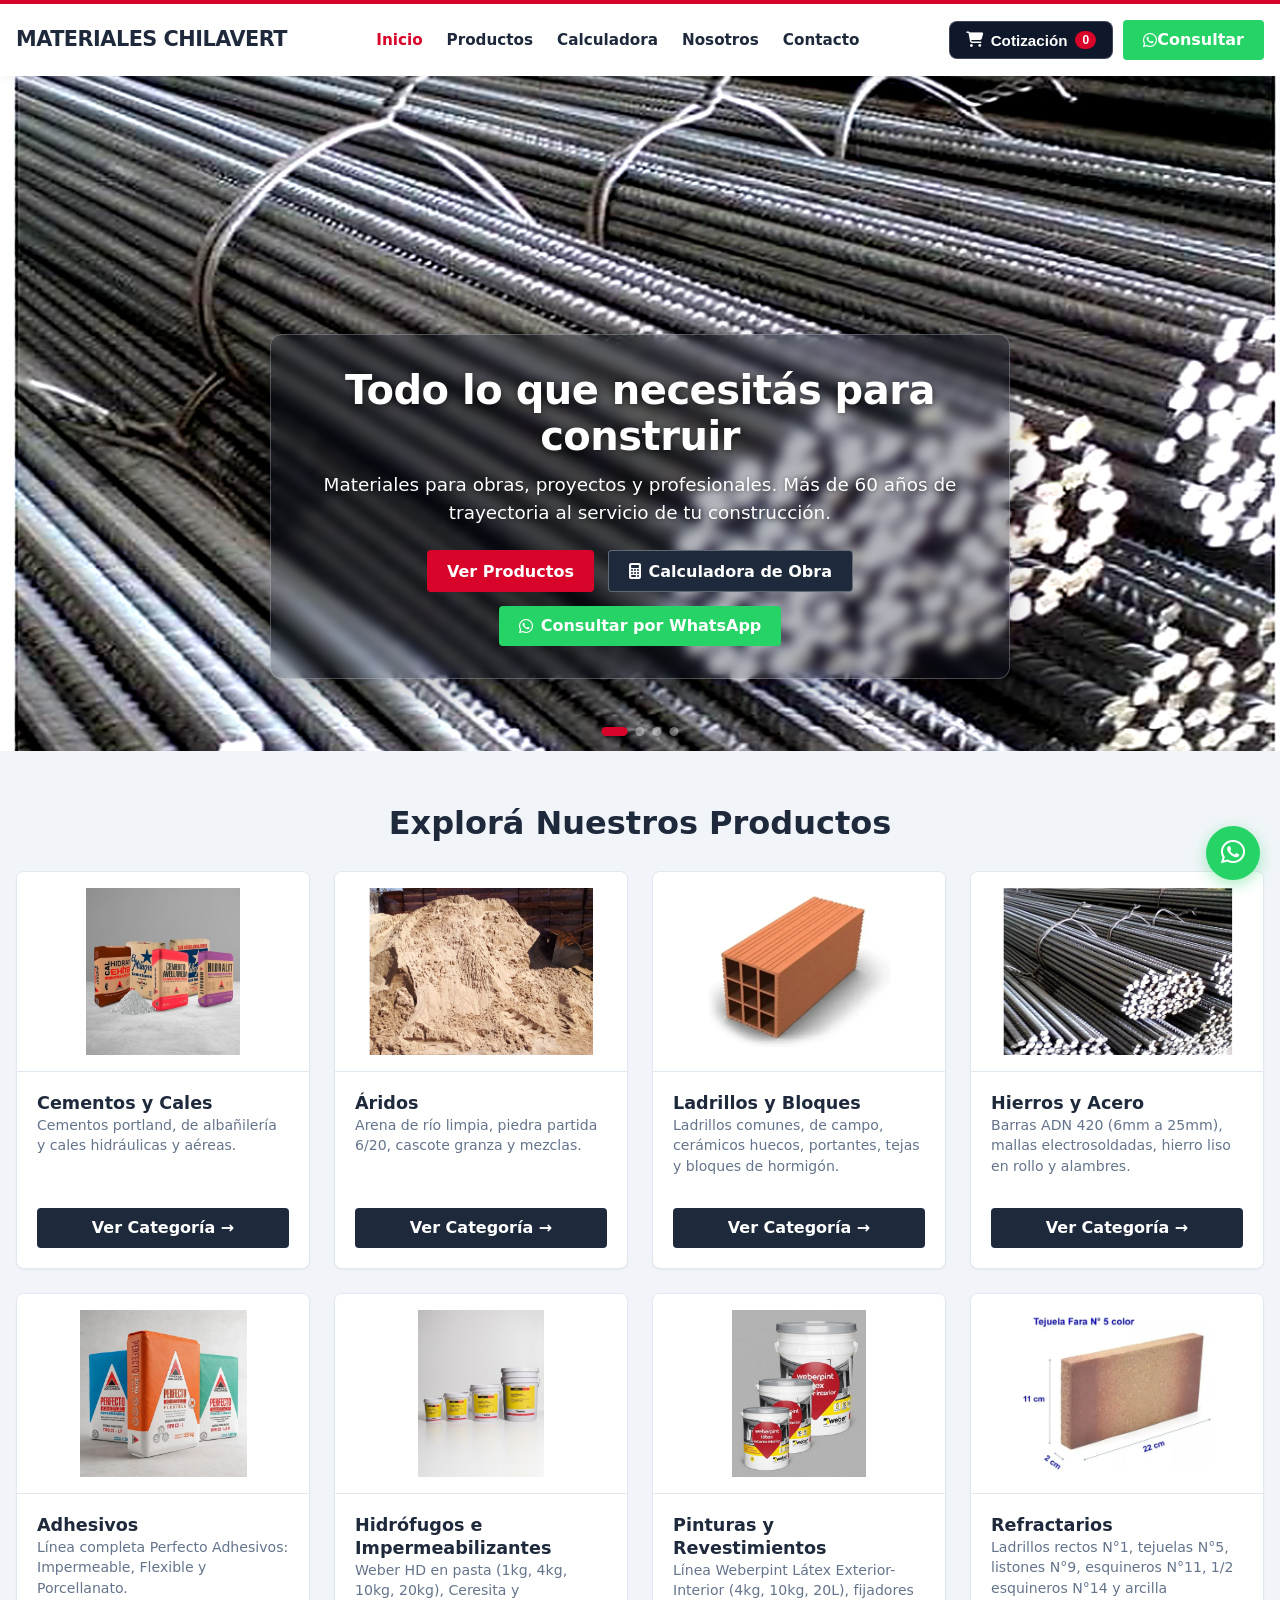
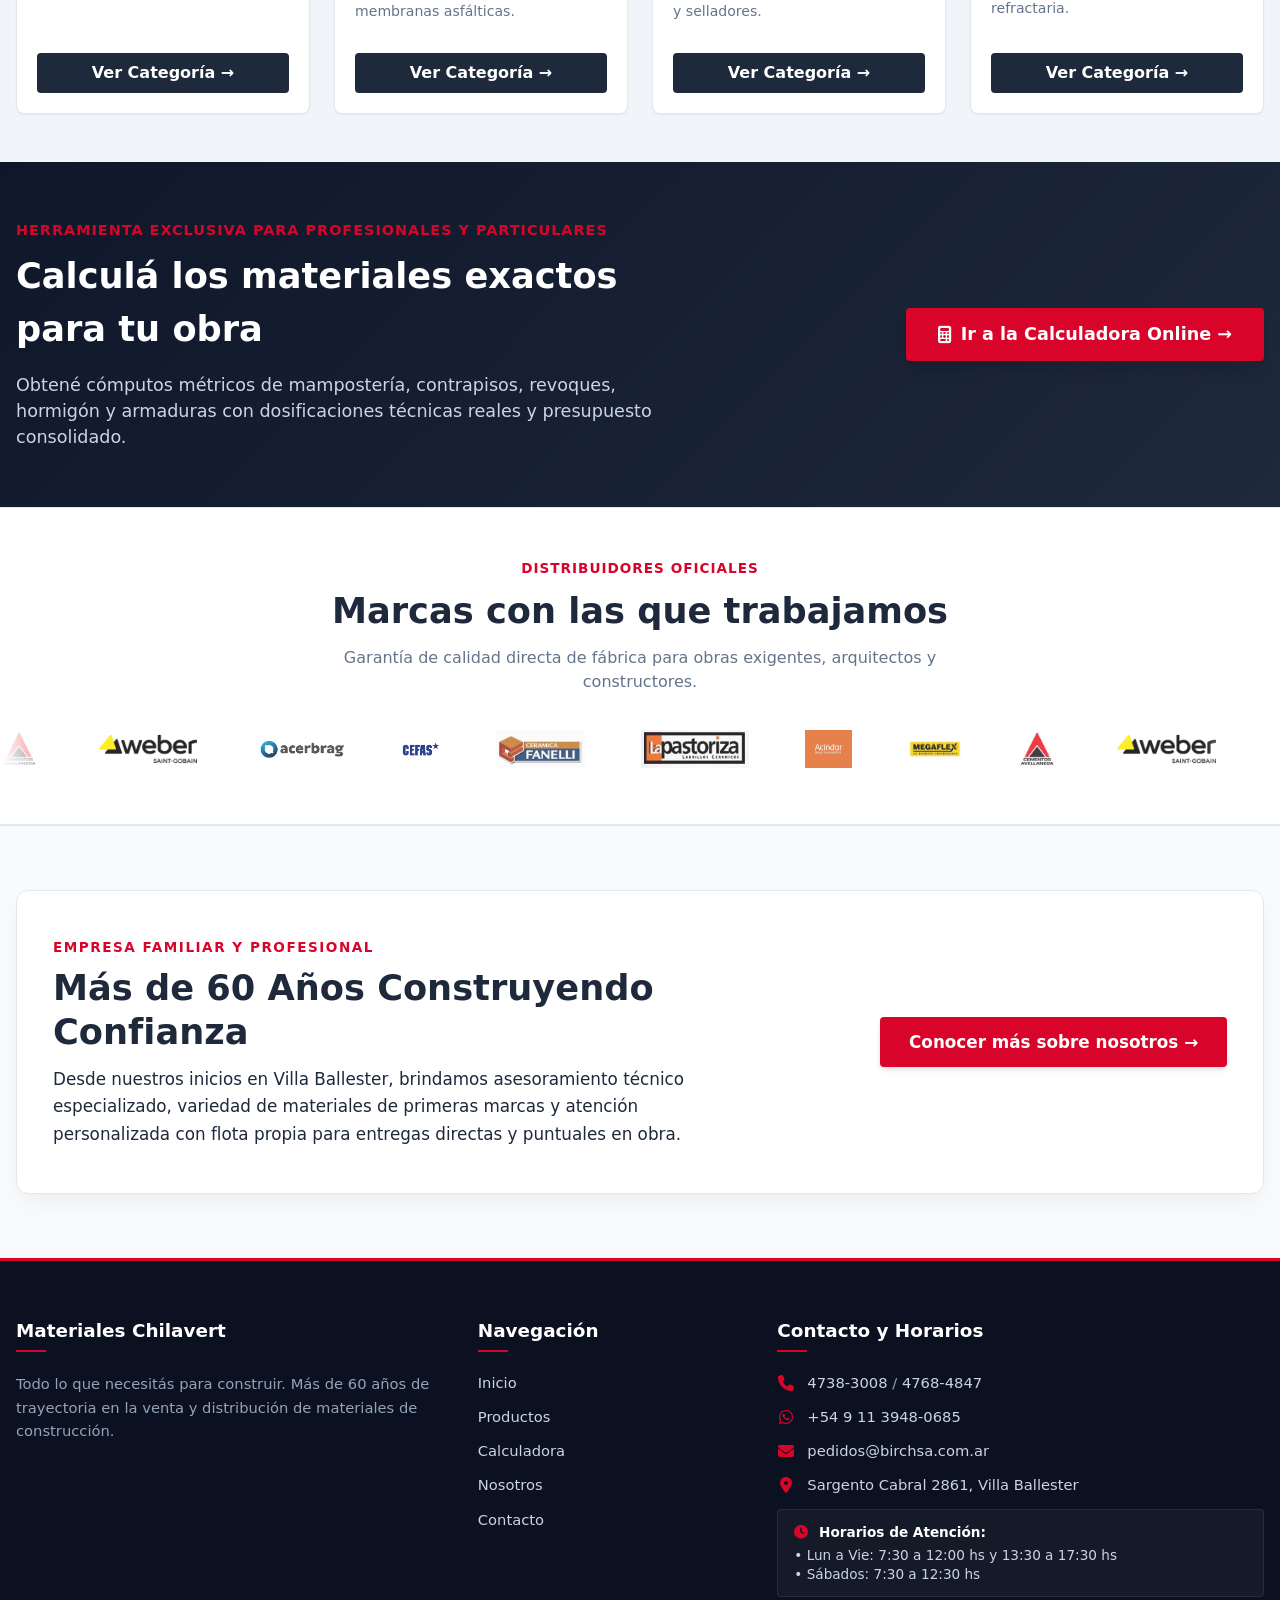
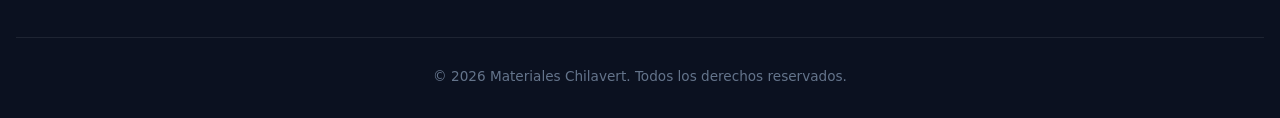
<file: index.html>
<!DOCTYPE html>
<html lang="es">
<head>
    <meta charset="UTF-8">
    <meta name="viewport" content="width=device-width, initial-scale=1.0">
    <title>Materiales Chilavert | Todo lo que necesitás para construir</title>
    <meta name="description" content="Catálogo de materiales de construcción en Villa Ballester. Más de 60 años de trayectoria. Cemento, áridos, ladrillos, hierros, adhesivos y cotización por WhatsApp.">
    <link rel="stylesheet" href="css/variables.css">
    <link rel="stylesheet" href="css/style.css">
    <link rel="stylesheet" href="css/cart.css">
    <link rel="stylesheet" href="https://cdnjs.cloudflare.com/ajax/libs/font-awesome/6.4.0/css/all.min.css">
</head>
<body>

        <header class="site-header">
        <div class="container header-container">
            <a href="index.html" class="logo" id="logo-text">Materiales Chilavert</a>
            
            <nav class="main-nav" id="main-nav">
                <ul>
                    <li><a href="index.html" style="color: var(--color-accent)">Inicio</a></li>
                    <li><a href="productos.html">Productos</a></li>
                    <li><a href="calculadora.html">Calculadora</a></li>
                    <li><a href="nosotros.html">Nosotros</a></li>
                    <li><a href="contacto.html">Contacto</a></li>
                </ul>
            </nav>

            <div class="header-actions">
                <button class="btn-cart-nav" id="cart-nav-btn" title="Ver carrito de cotización">
                    <i class="fa-solid fa-cart-shopping"></i> <span class="cart-btn-text">Cotización</span> <span class="cart-badge">0</span>
                </button>
                <a href="https://wa.me/5491139480685?text=Hola,%20quisiera%20hacer%20una%20consulta" class="btn btn-whatsapp header-cta" target="_blank">
                    <i class="fa-brands fa-whatsapp"></i> <span>Consultar</span>
                </a>
                <button class="mobile-menu-btn" id="mobile-menu-btn" aria-label="Abrir menú">
                    <i class="fa-solid fa-bars"></i>
                </button>
            </div>
        </div>
    </header>

    <main>
        <!-- Hero con Carrusel Vertical Cíclico -->
        <section class="hero-slider-section" id="hero-slider">
            <div class="hero-slides-wrapper" id="hero-slides-wrapper">
                <div class="hero-slide active" style="background-image: url('img/hero-hierros.png');"></div>
            </div>
            
            <div class="container hero-content">
                <h1 id="hero-title">Todo lo que necesitás para construir</h1>
                <p id="hero-subtitle">Materiales para obras, proyectos y profesionales. Más de 60 años de trayectoria al servicio de tu construcción.</p>
                <div class="hero-actions">
                    <a href="productos.html" class="btn btn-accent">Ver Productos</a>
                    <a href="calculadora.html" class="btn btn-primary" style="border: 1px solid rgba(255,255,255,0.3);"><i class="fa-solid fa-calculator" style="margin-right:8px;"></i> Calculadora de Obra</a>
                    <a href="https://wa.me/5491139480685" class="btn btn-whatsapp" target="_blank"><i class="fa-brands fa-whatsapp" style="margin-right: 8px;"></i> Consultar por WhatsApp</a>
                </div>
            </div>

            <div class="hero-slider-indicators" id="hero-slider-indicators"></div>
        </section>

        <!-- Categorías -->
        <section class="section bg-light">
            <div class="container">
                <h2 class="section-title">Explorá Nuestros Productos</h2>
                <div class="grid-3" id="categories-grid">
                    <!-- Categories injected by JS -->
                </div>
            </div>
        </section>

        <!-- Banner Promocional Calculadora -->
        <section class="section" style="background: linear-gradient(135deg, var(--color-primary-dark) 0%, var(--color-primary) 100%); color: white; padding: 3.5rem 0;">
            <div class="container" style="display: flex; justify-content: space-between; align-items: center; gap: 2rem; flex-wrap: wrap;">
                <div style="max-width: 650px;">
                    <span style="color: var(--color-accent); font-weight: 700; text-transform: uppercase; font-size: 0.9rem; letter-spacing: 1px;">Herramienta Exclusiva para Profesionales y Particulares</span>
                    <h2 style="font-size: 2.2rem; color: white; margin: 0.5rem 0 1rem 0;">Calculá los materiales exactos para tu obra</h2>
                    <p style="color: #cbd5e1; font-size: 1.1rem; margin: 0;">Obtené cómputos métricos de mampostería, contrapisos, revoques, hormigón y armaduras con dosificaciones técnicas reales y presupuesto consolidado.</p>
                </div>
                <div>
                    <a href="calculadora.html" class="btn btn-accent" style="padding: 1rem 2rem; font-size: 1.1rem; box-shadow: var(--shadow-lg);">
                        <i class="fa-solid fa-calculator" style="margin-right: 10px;"></i> Ir a la Calculadora Online &rarr;
                    </a>
                </div>
            </div>
        </section>

        <!-- Carrusel Continuo de Marcas que Trabajamos -->
        <section class="brands-carousel-section">
            <div class="container">
                <div class="brands-carousel-header">
                    <span style="color: var(--color-accent); font-weight: 700; text-transform: uppercase; font-size: 0.85rem; letter-spacing: 1px;">Distribuidores Oficiales</span>
                    <h2 style="font-size: 2.2rem; color: var(--color-primary); margin-top: 0.35rem;">Marcas con las que trabajamos</h2>
                    <p style="color: var(--color-text-light); max-width: 600px; margin: 0.5rem auto 0;">Garantía de calidad directa de fábrica para obras exigentes, arquitectos y constructores.</p>
                </div>
            </div>

            <div class="brands-carousel-wrapper">
                <div class="brands-track" id="brands-track">
                    <!-- Brands injected via JS -->
                </div>
            </div>
        </section>

        <!-- Banner CTA Institucional Prolijo y Luminoso -->
        <section class="home-cta-section">
            <div class="container">
                <div class="home-cta-card">
                    <div>
                        <span class="home-cta-badge">Empresa Familiar y Profesional</span>
                        <h2 class="home-cta-title">Más de 60 Años Construyendo Confianza</h2>
                        <p class="home-cta-desc">
                            Desde nuestros inicios en Villa Ballester, brindamos asesoramiento técnico especializado, variedad de materiales de primeras marcas y atención personalizada con flota propia para entregas directas y puntuales en obra.
                        </p>
                    </div>
                    <div style="flex-shrink: 0;">
                        <a href="nosotros.html" class="btn btn-accent" style="padding: 0.95rem 1.8rem; font-size: 1.05rem; white-space: nowrap; box-shadow: var(--shadow-md);">
                            Conocer más sobre nosotros &rarr;
                        </a>
                    </div>
                </div>
            </div>
        </section>
    </main>

    <!-- Footer -->
    <!-- Footer -->
    <footer class="site-footer">
        <div class="container">
            <div class="footer-grid">
                <div class="footer-col">
                    <h3 id="footer-brand">Materiales Chilavert</h3>
                    <p id="footer-desc">Todo lo que necesitás para construir. Más de 60 años de trayectoria, asesoramiento técnico y logística en obra.</p>
                </div>
                <div class="footer-col">
                    <h3>Navegación</h3>
                    <ul>
                        <li><a href="index.html">Inicio</a></li>
                        <li><a href="productos.html">Productos</a></li>
                        <li><a href="calculadora.html">Calculadora</a></li>
                        <li><a href="nosotros.html">Nosotros</a></li>
                        <li><a href="contacto.html">Contacto</a></li>
                    </ul>
                </div>
                <div class="footer-col">
                    <h3>Contacto y Horarios</h3>
                    <ul id="footer-contact-list">
                        <li><i class="fa-solid fa-phone"></i> <span><a href="tel:01147383008">4738-3008</a> / <a href="tel:01147684847">4768-4847</a></span></li>
                        <li><i class="fa-brands fa-whatsapp"></i> <span><a href="https://wa.me/5491139480685" target="_blank">+54 9 11 3948-0685</a></span></li>
                        <li><i class="fa-solid fa-envelope"></i> <span><a href="mailto:pedidos@birchsa.com.ar">pedidos@birchsa.com.ar</a></span></li>
                        <li><i class="fa-solid fa-location-dot"></i> <span><a href="https://maps.app.goo.gl/Qp6JxvScWbQujLnN8" target="_blank">Sargento Cabral 2861, Villa Ballester</a></span></li>
                    </ul>
                    <div class="footer-schedule-box">
                        <strong><i class="fa-solid fa-clock" style="color: var(--color-accent); margin-right: 6px;"></i> Horarios de Atención:</strong>
                        <span>• Lun a Vie: 7:30 a 12:00 hs y 13:30 a 17:30 hs</span>
                        <span>• Sábados: 7:30 a 12:30 hs</span>
                    </div>
                </div>
            </div>
            <div class="footer-bottom">
                <p>&copy; <span id="current-year"></span> Materiales Chilavert. Todos los derechos reservados.</p>
            </div>
        </div>
    </footer>

    <!-- FAB WhatsApp -->
    <a href="https://wa.me/5491139480685?text=Hola,%20quisiera%20hacer%20una%20consulta" class="fab-whatsapp" id="fab-whatsapp" target="_blank" title="Consultar por WhatsApp">
        <i class="fa-brands fa-whatsapp"></i>
    </a>

    <!-- Scripts -->
    <script src="js/config.js"></script>
    <script src="js/data.js"></script>
    <script src="js/cart.js"></script>
    <script src="js/main.js"></script>
</body>
</html>
</file>
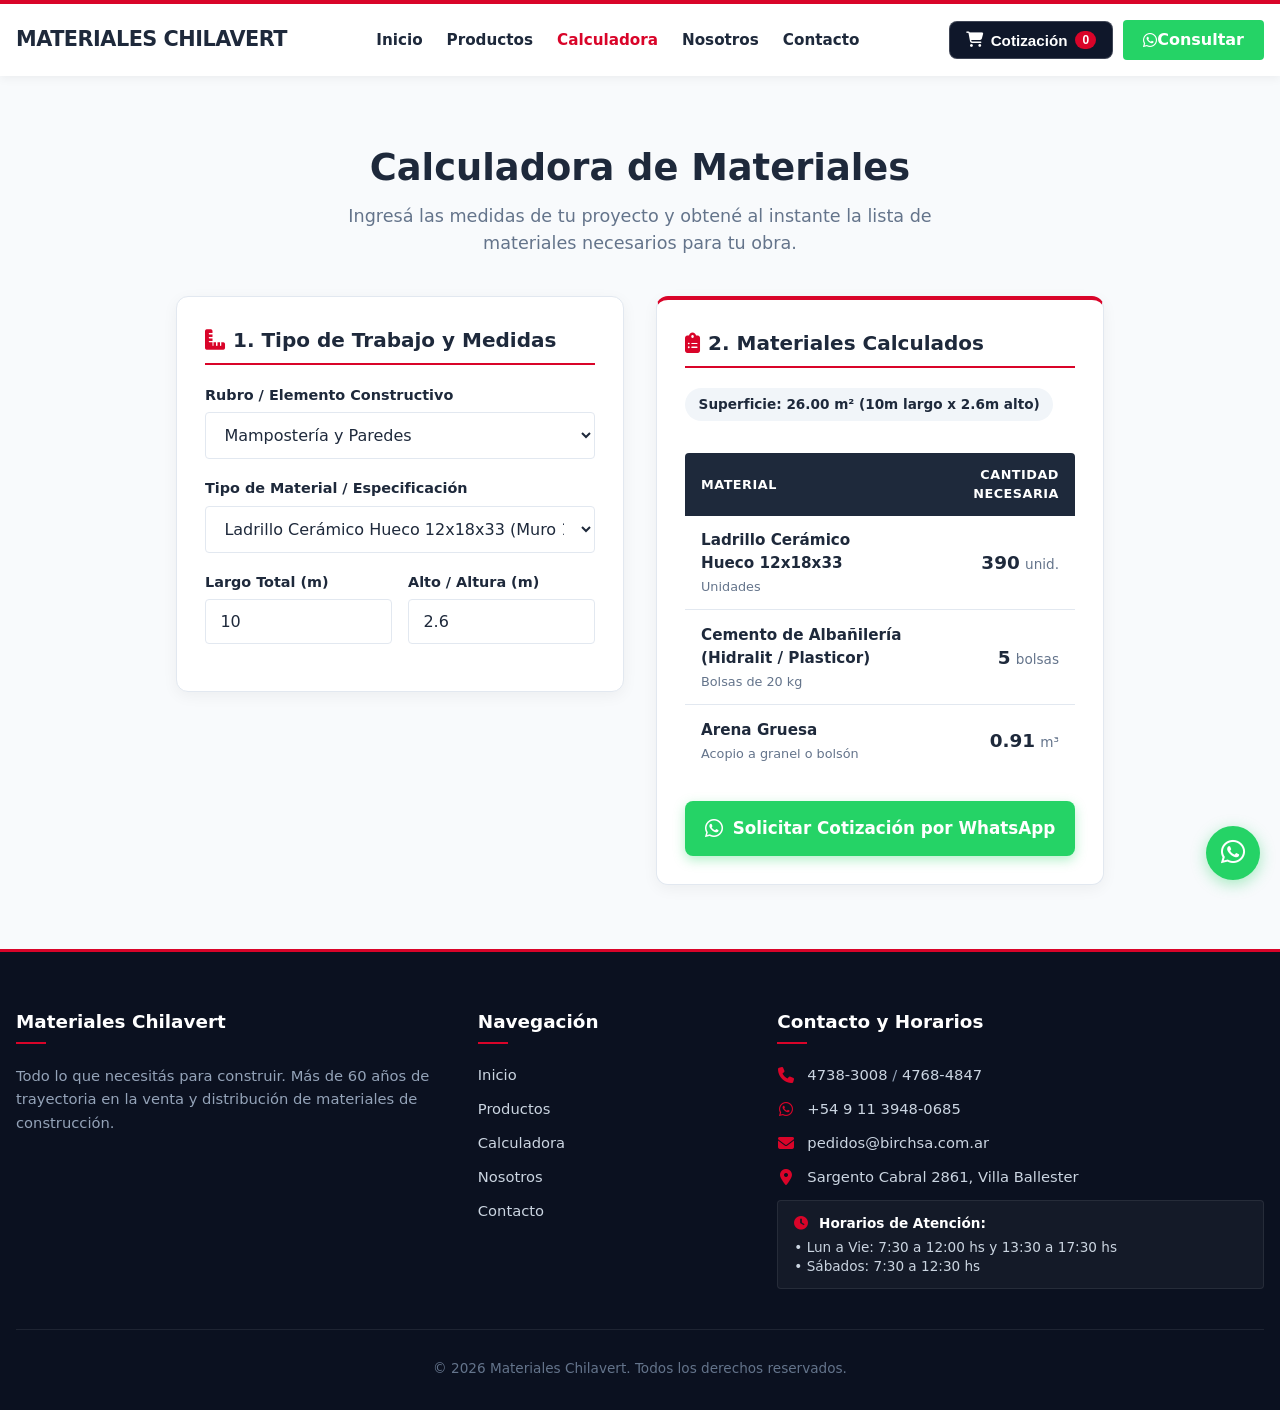
<file: calculadora.html>
<!DOCTYPE html>
<html lang="es">
<head>
    <meta charset="UTF-8">
    <meta name="viewport" content="width=device-width, initial-scale=1.0">
    <title>Calculadora de Materiales | Materiales Chilavert</title>
    <meta name="description" content="Calculá con exactitud los materiales para tus muros, contrapisos, revoques, hormigón y pisos con cotización directa por WhatsApp.">
    <link rel="stylesheet" href="css/variables.css">
    <link rel="stylesheet" href="css/style.css">
    <link rel="stylesheet" href="css/calculator.css">
    <link rel="stylesheet" href="css/cart.css">
    <link rel="stylesheet" href="https://cdnjs.cloudflare.com/ajax/libs/font-awesome/6.4.0/css/all.min.css">
</head>
<body>

    <header class="site-header">
        <div class="container header-container">
            <a href="index.html" class="logo" id="logo-text">Materiales Chilavert</a>
            
            <nav class="main-nav" id="main-nav">
                <ul>
                    <li><a href="index.html">Inicio</a></li>
                    <li><a href="productos.html">Productos</a></li>
                    <li><a href="calculadora.html" style="color: var(--color-accent)">Calculadora</a></li>
                    <li><a href="nosotros.html">Nosotros</a></li>
                    <li><a href="contacto.html">Contacto</a></li>
                </ul>
            </nav>

            <div class="header-actions">
                <button class="btn-cart-nav" id="cart-nav-btn" title="Ver carrito de cotización">
                    <i class="fa-solid fa-cart-shopping"></i> <span class="cart-btn-text">Cotización</span> <span class="cart-badge">0</span>
                </button>
                <a href="https://wa.me/5491139480685?text=Hola,%20quisiera%20hacer%20una%20consulta" class="btn btn-whatsapp header-cta" target="_blank">
                    <i class="fa-brands fa-whatsapp"></i> <span>Consultar</span>
                </a>
                <button class="mobile-menu-btn" id="mobile-menu-btn" aria-label="Abrir menú">
                    <i class="fa-solid fa-bars"></i>
                </button>
            </div>
        </div>
    </header>

    <main class="calc-container">
        <div class="calc-header">
            <h1>Calculadora de Materiales</h1>
            <p>Ingresá las medidas de tu proyecto y obtené al instante la lista de materiales necesarios para tu obra.</p>
        </div>

        <div class="calc-grid">
            <!-- Formulario de Entrada -->
            <div class="calc-card">
                <h3 class="calc-card-title">
                    <i class="fa-solid fa-ruler-combined" style="color: var(--color-accent);"></i> 1. Tipo de Trabajo y Medidas
                </h3>

                <div class="calc-form-group">
                    <label for="calc-category">Rubro / Elemento Constructivo</label>
                    <select id="calc-category">
                        <option value="muros">Mampostería y Paredes</option>
                        <option value="contrapisos">Contrapisos y Carpetas</option>
                        <option value="revoques">Revoques e Impermeabilizaciones</option>
                        <option value="hormigon">Hormigón Estructural (H-21)</option>
                        <option value="pisos">Colocación de Pisos y Porcelanatos</option>
                    </select>
                </div>

                <div class="calc-form-group">
                    <label for="calc-item">Tipo de Material / Especificación</label>
                    <select id="calc-item"></select>
                </div>

                <div class="calc-dim-row">
                    <div class="calc-form-group">
                        <label for="calc-length">Largo Total (m)</label>
                        <input type="number" id="calc-length" value="10" min="0.1" step="0.1">
                    </div>
                    <div class="calc-form-group">
                        <label for="calc-height" id="dim-height-label">Alto / Altura (m)</label>
                        <input type="number" id="calc-height" value="2.6" min="0.1" step="0.1">
                    </div>
                </div>

                <div class="calc-form-group" id="dim-thickness-group" style="display: none;">
                    <label for="calc-thickness">Espesor (cm)</label>
                    <input type="number" id="calc-thickness" value="10" min="1" step="0.5">
                </div>
            </div>

            <!-- Resultados y Envío por WhatsApp -->
            <div class="calc-results-card">
                <h3 class="calc-card-title">
                    <i class="fa-solid fa-clipboard-list" style="color: var(--color-accent);"></i> 2. Materiales Calculados
                </h3>

                <div class="calc-summary-badge" id="calc-summary-badge">
                    Superficie: 26.00 m²
                </div>

                <div class="calc-table-wrapper">
                    <table class="calc-table">
                        <thead>
                            <tr>
                                <th>Material</th>
                                <th>Cantidad Necesaria</th>
                            </tr>
                        </thead>
                        <tbody id="calc-results-tbody">
                            <!-- Inyectado por JS -->
                        </tbody>
                    </table>
                </div>

                <a href="#" class="btn-calc-whatsapp" id="calc-whatsapp-btn" target="_blank">
                    <i class="fa-brands fa-whatsapp" style="font-size: 1.3rem;"></i> Solicitar Cotización por WhatsApp
                </a>
            </div>
        </div>
    </main>

    <!-- Footer -->
    <footer class="site-footer">
        <div class="container">
            <div class="footer-grid">
                <div class="footer-col">
                    <h3 id="footer-brand">Materiales Chilavert</h3>
                    <p id="footer-desc">Todo lo que necesitás para construir. Más de 60 años de trayectoria, asesoramiento técnico y logística en obra.</p>
                </div>
                <div class="footer-col">
                    <h3>Navegación</h3>
                    <ul>
                        <li><a href="index.html">Inicio</a></li>
                        <li><a href="productos.html">Productos</a></li>
                        <li><a href="calculadora.html">Calculadora</a></li>
                        <li><a href="nosotros.html">Nosotros</a></li>
                        <li><a href="contacto.html">Contacto</a></li>
                    </ul>
                </div>
                <div class="footer-col">
                    <h3>Contacto y Horarios</h3>
                    <ul id="footer-contact-list">
                        <li><i class="fa-solid fa-phone"></i> <span><a href="tel:01147383008">4738-3008</a> / <a href="tel:01147684847">4768-4847</a></span></li>
                        <li><i class="fa-brands fa-whatsapp"></i> <span><a href="https://wa.me/5491139480685" target="_blank">+54 9 11 3948-0685</a></span></li>
                        <li><i class="fa-solid fa-envelope"></i> <span><a href="mailto:pedidos@birchsa.com.ar">pedidos@birchsa.com.ar</a></span></li>
                        <li><i class="fa-solid fa-location-dot"></i> <span><a href="https://maps.app.goo.gl/Qp6JxvScWbQujLnN8" target="_blank">Sargento Cabral 2861, Villa Ballester</a></span></li>
                    </ul>
                    <div class="footer-schedule-box">
                        <strong><i class="fa-solid fa-clock" style="color: var(--color-accent); margin-right: 6px;"></i> Horarios de Atención:</strong>
                        <span>• Lun a Vie: 7:30 a 12:00 hs y 13:30 a 17:30 hs</span>
                        <span>• Sábados: 7:30 a 12:30 hs</span>
                    </div>
                </div>
            </div>
            <div class="footer-bottom">
                <p>&copy; <span id="current-year"></span> Materiales Chilavert. Todos los derechos reservados.</p>
            </div>
        </div>
    </footer>

    <!-- FAB WhatsApp -->
    <a href="https://wa.me/5491139480685?text=Hola,%20quisiera%20hacer%20una%20consulta" class="fab-whatsapp" id="fab-whatsapp" target="_blank" title="Consultar por WhatsApp">
        <i class="fa-brands fa-whatsapp"></i>
    </a>

    <!-- Scripts -->
    <script src="js/config.js"></script>
    <script src="js/cart.js"></script>
    <script src="js/calculator-engine.js"></script>
    <script src="js/main.js"></script>
</body>
</html>
</file>
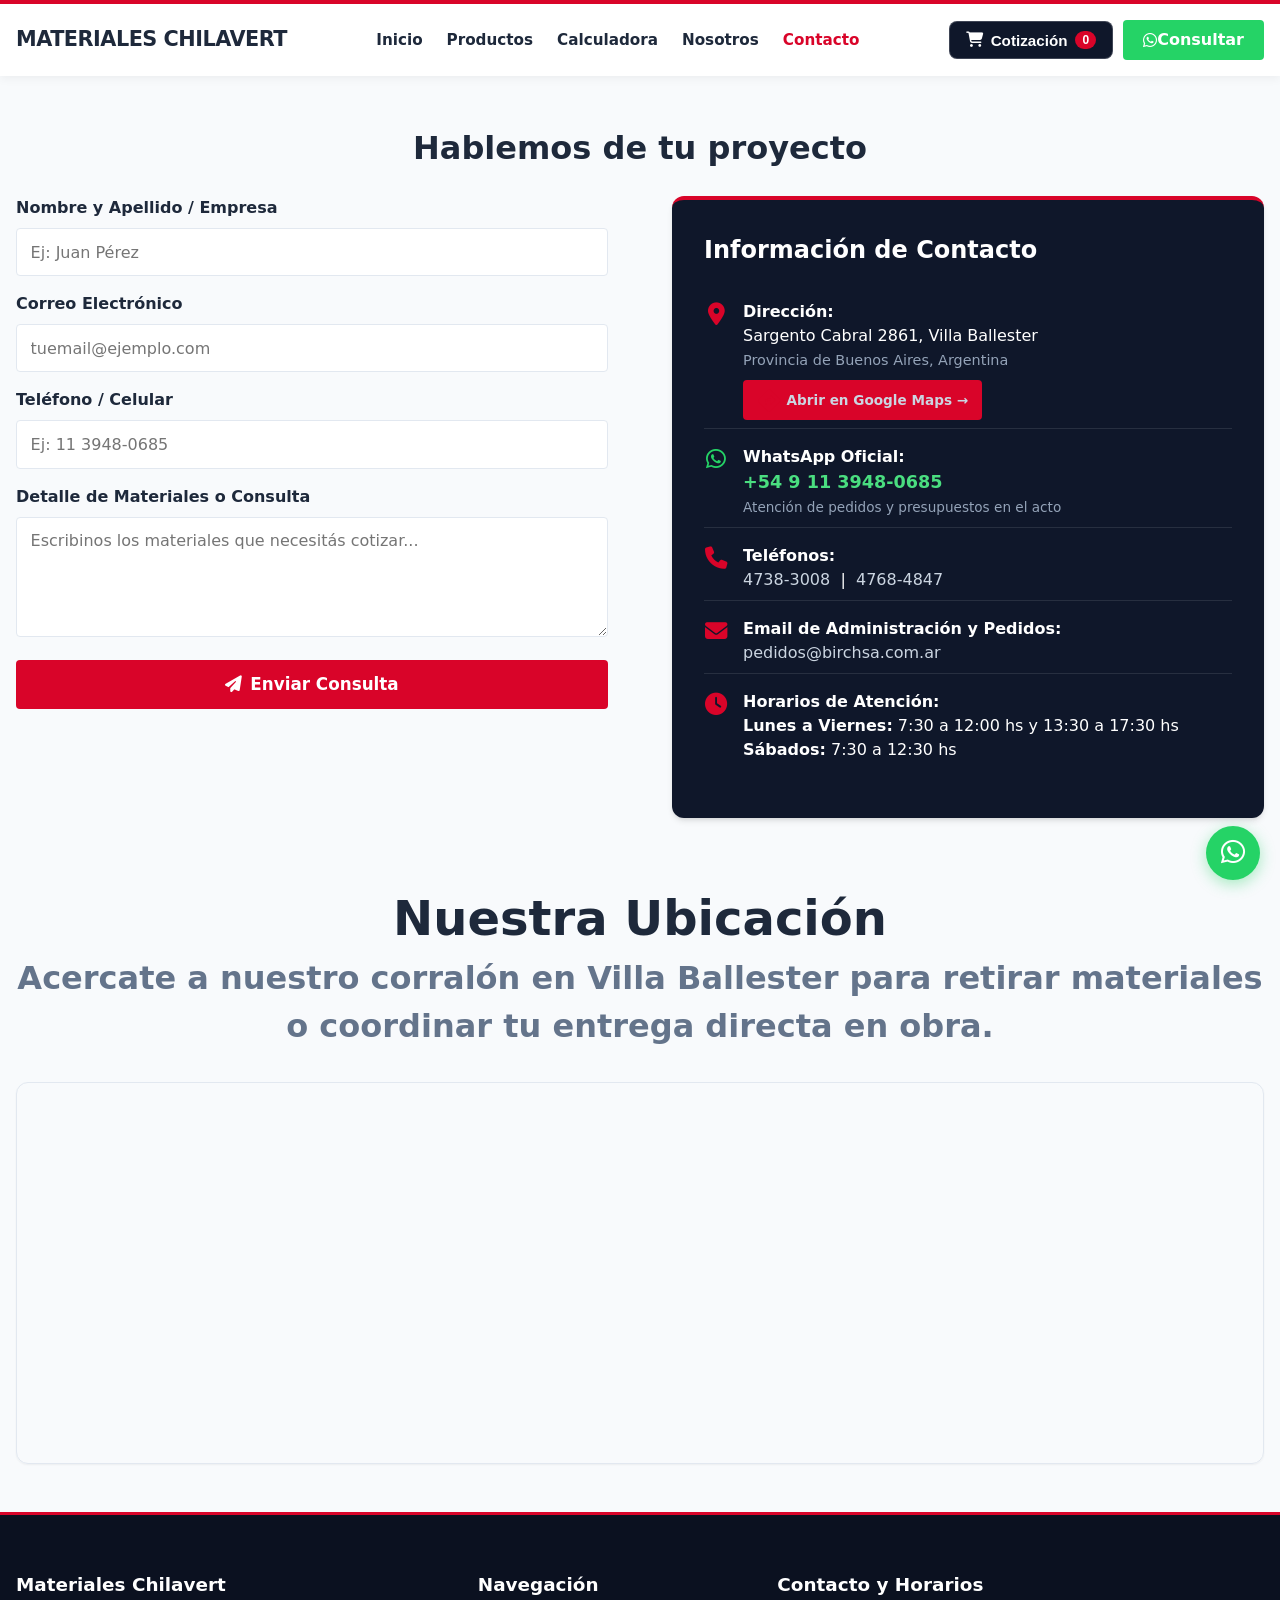
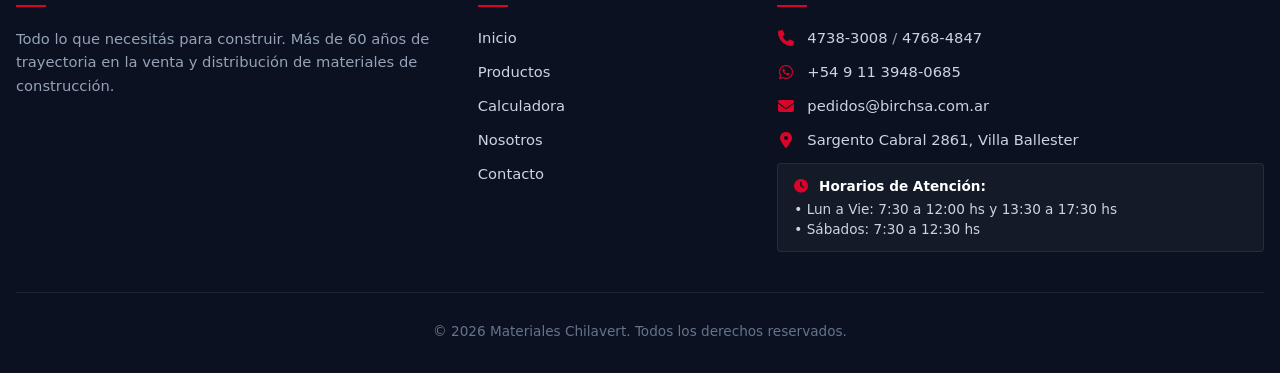
<file: contacto.html>
<!DOCTYPE html>
<html lang="es">
<head>
    <meta charset="UTF-8">
    <meta name="viewport" content="width=device-width, initial-scale=1.0">
    <title>Contacto y Ubicación | Materiales Chilavert</title>
    <meta name="description" content="Contactate con Materiales Chilavert en Villa Ballester. Teléfonos, WhatsApp, email, horarios y ubicación.">
    <link rel="stylesheet" href="css/variables.css">
    <link rel="stylesheet" href="css/style.css">
    <link rel="stylesheet" href="css/cart.css">
    <link rel="stylesheet" href="https://cdnjs.cloudflare.com/ajax/libs/font-awesome/6.4.0/css/all.min.css">
    <style>
        .contact-grid {
            display: grid;
            grid-template-columns: 1fr 1fr;
            gap: var(--space-xl);
            margin-bottom: var(--space-xl);
        }
        @media (max-width: 768px) {
            .contact-grid { grid-template-columns: 1fr; }
        }
        .contact-info-card {
            background: var(--color-primary-dark);
            color: white;
            padding: var(--space-lg);
            border-radius: var(--radius-lg);
            box-shadow: var(--shadow-md);
            border-top: 4px solid var(--color-accent);
        }
        .contact-info-card h3 {
            margin-bottom: var(--space-lg);
            color: var(--color-white);
            font-size: 1.5rem;
        }
        .contact-item {
            display: flex;
            align-items: flex-start;
            gap: 15px;
            margin-bottom: var(--space-md);
            padding-bottom: var(--space-sm);
            border-bottom: 1px solid rgba(255, 255, 255, 0.1);
        }
        .contact-item:last-child {
            border-bottom: none;
        }
        .contact-item i {
            font-size: 1.4rem;
            color: var(--color-accent);
            margin-top: 3px;
            width: 24px;
            text-align: center;
        }
        .contact-item a {
            color: #cbd5e1;
            text-decoration: none;
            transition: color 0.2s ease;
        }
        .contact-item a:hover {
            color: var(--color-accent);
        }
        .form-group {
            margin-bottom: var(--space-md);
        }
        .form-group label {
            display: block;
            margin-bottom: 0.5rem;
            font-weight: 600;
            color: var(--color-primary);
        }
        .form-control {
            width: 100%;
            padding: 0.85rem;
            border: 1px solid var(--color-border);
            border-radius: var(--radius-sm);
            font-family: inherit;
            font-size: 1rem;
        }
        .form-control:focus {
            outline: none;
            border-color: var(--color-accent);
            box-shadow: 0 0 0 3px var(--color-accent-subtle);
        }
        textarea.form-control {
            resize: vertical;
            min-height: 120px;
        }
        .map-section {
            border-radius: var(--radius-lg);
            overflow: hidden;
            border: 1px solid var(--color-border);
            box-shadow: var(--shadow-sm);
            margin-top: var(--space-lg);
        }
        .map-section iframe {
            width: 100%;
            height: 380px;
            border: none;
            display: block;
        }
    </style>
</head>
<body>
        <header class="site-header">
        <div class="container header-container">
            <a href="index.html" class="logo" id="logo-text">Materiales Chilavert</a>
            
            <nav class="main-nav" id="main-nav">
                <ul>
                    <li><a href="index.html">Inicio</a></li>
                    <li><a href="productos.html">Productos</a></li>
                    <li><a href="calculadora.html">Calculadora</a></li>
                    <li><a href="nosotros.html">Nosotros</a></li>
                    <li><a href="contacto.html" style="color: var(--color-accent)">Contacto</a></li>
                </ul>
            </nav>

            <div class="header-actions">
                <button class="btn-cart-nav" id="cart-nav-btn" title="Ver carrito de cotización">
                    <i class="fa-solid fa-cart-shopping"></i> <span class="cart-btn-text">Cotización</span> <span class="cart-badge">0</span>
                </button>
                <a href="https://wa.me/5491139480685?text=Hola,%20quisiera%20hacer%20una%20consulta" class="btn btn-whatsapp header-cta" target="_blank">
                    <i class="fa-brands fa-whatsapp"></i> <span>Consultar</span>
                </a>
                <button class="mobile-menu-btn" id="mobile-menu-btn" aria-label="Abrir menú">
                    <i class="fa-solid fa-bars"></i>
                </button>
            </div>
        </div>
    </header>

    <main>
        <section class="section">
            <div class="container">
                <h1 class="section-title">Hablemos de tu proyecto</h1>
                <div class="contact-grid">
                    <div class="contact-form">
                        <form onsubmit="event.preventDefault(); alert('Mensaje recibido. Nos pondremos en contacto a la brevedad.');">
                            <div class="form-group">
                                <label for="name">Nombre y Apellido / Empresa</label>
                                <input type="text" id="name" class="form-control" placeholder="Ej: Juan Pérez" required>
                            </div>
                            <div class="form-group">
                                <label for="email">Correo Electrónico</label>
                                <input type="email" id="email" class="form-control" placeholder="tuemail@ejemplo.com" required>
                            </div>
                            <div class="form-group">
                                <label for="phone">Teléfono / Celular</label>
                                <input type="tel" id="phone" class="form-control" placeholder="Ej: 11 3948-0685">
                            </div>
                            <div class="form-group">
                                <label for="message">Detalle de Materiales o Consulta</label>
                                <textarea id="message" class="form-control" placeholder="Escribinos los materiales que necesitás cotizar..." required></textarea>
                            </div>
                            <button type="submit" class="btn btn-accent" style="width: 100%; padding: 0.9rem; font-size: 1.05rem;">
                                <i class="fa-solid fa-paper-plane" style="margin-right: 8px;"></i> Enviar Consulta
                            </button>
                        </form>
                    </div>
                    
                    <div class="contact-info-card">
                        <h3>Información de Contacto</h3>
                        
                        <div class="contact-item">
                            <i class="fa-solid fa-location-dot"></i>
                            <div>
                                <strong style="color: white;">Dirección:</strong><br>
                                <span>Sargento Cabral 2861, Villa Ballester</span><br>
                                <span style="font-size: 0.9rem; color: #94a3b8;">Provincia de Buenos Aires, Argentina</span><br>
                                <a href="https://maps.app.goo.gl/Qp6JxvScWbQujLnN8" target="_blank" class="btn btn-accent" style="margin-top: 0.5rem; padding: 0.45rem 0.85rem; font-size: 0.85rem; display: inline-flex; align-items: center; gap: 6px;">
                                    <i class="fa-solid fa-diamond-turn-right"></i> Abrir en Google Maps &rarr;
                                </a>
                            </div>
                        </div>

                        <div class="contact-item">
                            <i class="fa-brands fa-whatsapp" style="color: #25D366;"></i>
                            <div>
                                <strong style="color: white;">WhatsApp Oficial:</strong><br>
                                <a href="https://wa.me/5491139480685" target="_blank" style="color: #4ade80; font-weight: bold; font-size: 1.1rem;">
                                    +54 9 11 3948-0685
                                </a>
                                <br><span style="font-size: 0.85rem; color: #94a3b8;">Atención de pedidos y presupuestos en el acto</span>
                            </div>
                        </div>

                        <div class="contact-item">
                            <i class="fa-solid fa-phone"></i>
                            <div>
                                <strong style="color: white;">Teléfonos:</strong><br>
                                <a href="tel:01147383008">4738-3008</a> &nbsp;|&nbsp; <a href="tel:01147684847">4768-4847</a>
                            </div>
                        </div>

                        <div class="contact-item">
                            <i class="fa-solid fa-envelope"></i>
                            <div>
                                <strong style="color: white;">Email de Administración y Pedidos:</strong><br>
                                <a href="mailto:pedidos@birchsa.com.ar">pedidos@birchsa.com.ar</a>
                            </div>
                        </div>

                        <div class="contact-item">
                            <i class="fa-solid fa-clock"></i>
                            <div>
                                <strong style="color: white;">Horarios de Atención:</strong><br>
                                <span><strong>Lunes a Viernes:</strong> 7:30 a 12:00 hs y 13:30 a 17:30 hs</span><br>
                                <span><strong>Sábados:</strong> 7:30 a 12:30 hs</span>
                            </div>
                        </div>
                    </div>
                </div>

                <!-- Mapa de Ubicación -->
                <div class="section-title" style="margin-top: 3rem;">
                    <h2>Nuestra Ubicación</h2>
                    <p style="color: var(--color-text-light);">Acercate a nuestro corralón en Villa Ballester para retirar materiales o coordinar tu entrega directa en obra.</p>
                </div>
                <div class="map-section">
                    <iframe 
                        src="https://maps.google.com/maps?q=Materiales+Chilavert,+Sgto+Cabral+2861,+Villa+Ballester,+Provincia+de+Buenos+Aires&t=&z=16&ie=UTF8&iwloc=&output=embed" 
                        loading="lazy" 
                        allowfullscreen 
                        referrerpolicy="no-referrer-when-downgrade">
                    </iframe>
                </div>
            </div>
        </section>
    </main>

    <!-- Footer -->
    <footer class="site-footer">
        <div class="container">
            <div class="footer-grid">
                <div class="footer-col">
                    <h3 id="footer-brand">Materiales Chilavert</h3>
                    <p id="footer-desc">Todo lo que necesitás para construir. Más de 60 años de trayectoria, asesoramiento técnico y logística en obra.</p>
                </div>
                <div class="footer-col">
                    <h3>Navegación</h3>
                    <ul>
                        <li><a href="index.html">Inicio</a></li>
                        <li><a href="productos.html">Productos</a></li>
                        <li><a href="calculadora.html">Calculadora</a></li>
                        <li><a href="nosotros.html">Nosotros</a></li>
                        <li><a href="contacto.html">Contacto</a></li>
                    </ul>
                </div>
                <div class="footer-col">
                    <h3>Contacto y Horarios</h3>
                    <ul id="footer-contact-list">
                        <li><i class="fa-solid fa-phone"></i> <span><a href="tel:01147383008">4738-3008</a> / <a href="tel:01147684847">4768-4847</a></span></li>
                        <li><i class="fa-brands fa-whatsapp"></i> <span><a href="https://wa.me/5491139480685" target="_blank">+54 9 11 3948-0685</a></span></li>
                        <li><i class="fa-solid fa-envelope"></i> <span><a href="mailto:pedidos@birchsa.com.ar">pedidos@birchsa.com.ar</a></span></li>
                        <li><i class="fa-solid fa-location-dot"></i> <span><a href="https://maps.app.goo.gl/Qp6JxvScWbQujLnN8" target="_blank">Sargento Cabral 2861, Villa Ballester</a></span></li>
                    </ul>
                    <div class="footer-schedule-box">
                        <strong><i class="fa-solid fa-clock" style="color: var(--color-accent); margin-right: 6px;"></i> Horarios de Atención:</strong>
                        <span>• Lun a Vie: 7:30 a 12:00 hs y 13:30 a 17:30 hs</span>
                        <span>• Sábados: 7:30 a 12:30 hs</span>
                    </div>
                </div>
            </div>
            <div class="footer-bottom">
                <p>&copy; <span id="current-year"></span> Materiales Chilavert. Todos los derechos reservados.</p>
            </div>
        </div>
    </footer>

    <!-- FAB WhatsApp -->
    <a href="https://wa.me/5491139480685?text=Hola,%20quisiera%20hacer%20una%20consulta" class="fab-whatsapp" id="fab-whatsapp" target="_blank" title="Consultar por WhatsApp">
        <i class="fa-brands fa-whatsapp"></i>
    </a>

    <script src="js/config.js"></script>
    <script src="js/cart.js"></script>
    <script src="js/main.js"></script>
</body>
</html>
</file>
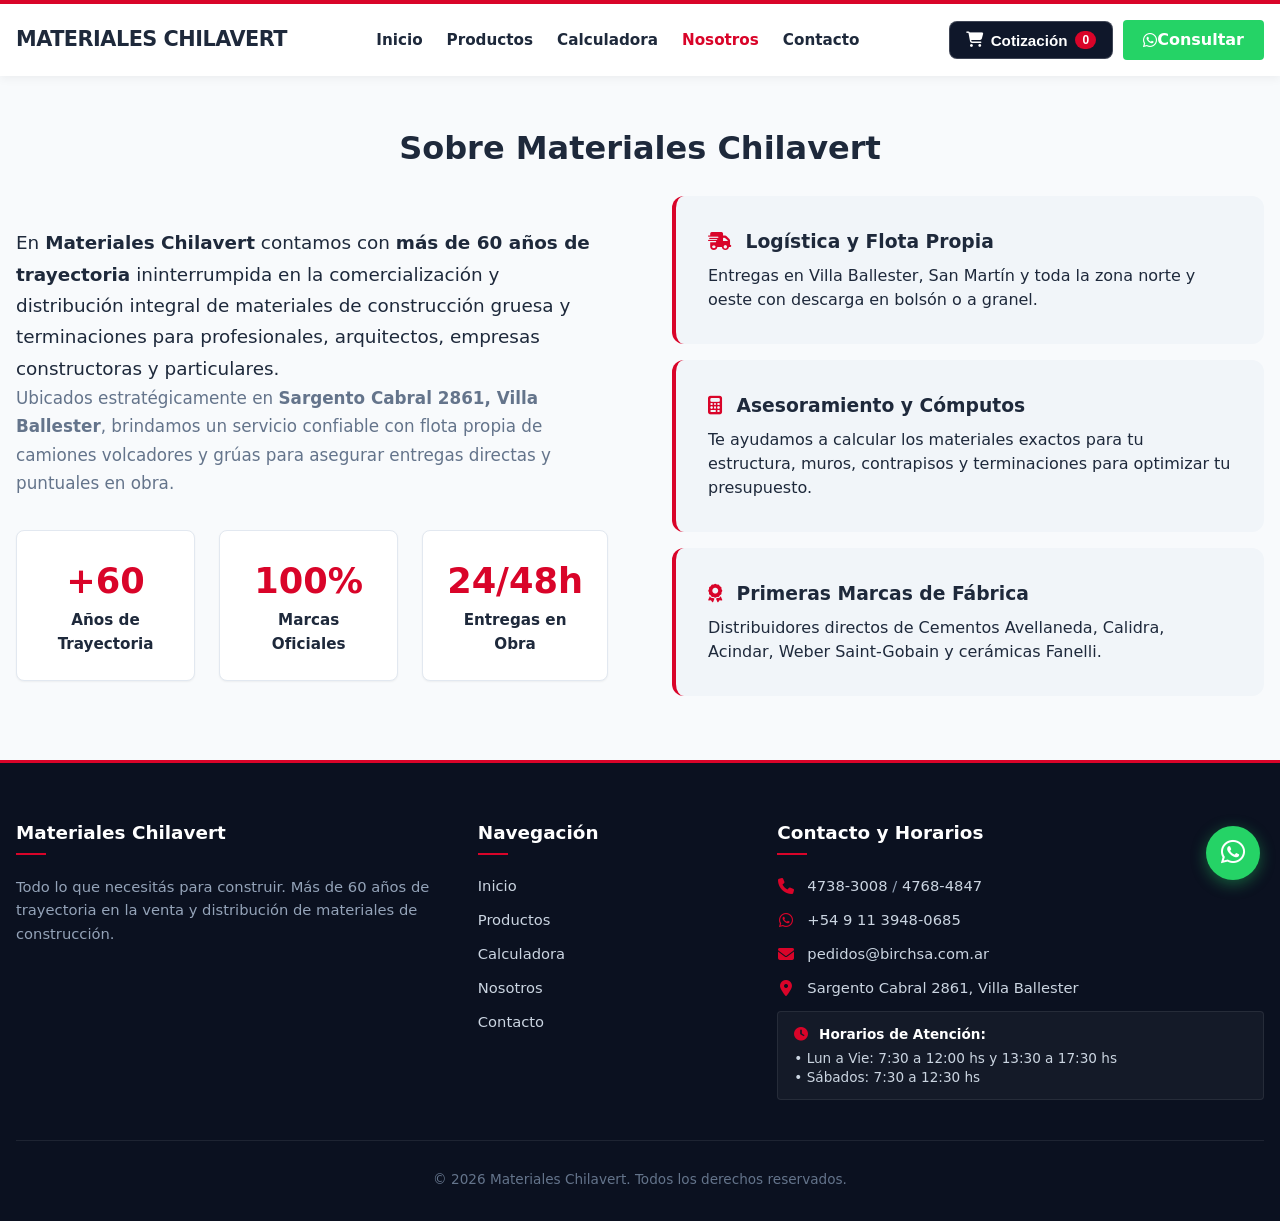
<file: nosotros.html>
<!DOCTYPE html>
<html lang="es">
<head>
    <meta charset="UTF-8">
    <meta name="viewport" content="width=device-width, initial-scale=1.0">
    <title>Nosotros | Más de 60 Años de Trayectoria | Materiales Chilavert</title>
    <meta name="description" content="Conocé la trayectoria de más de 60 años de Materiales Chilavert en Villa Ballester. Venta de materiales de construcción.">
    <link rel="stylesheet" href="css/variables.css">
    <link rel="stylesheet" href="css/style.css">
    <link rel="stylesheet" href="css/cart.css">
    <link rel="stylesheet" href="https://cdnjs.cloudflare.com/ajax/libs/font-awesome/6.4.0/css/all.min.css">
    <style>
        .about-grid {
            display: grid;
            grid-template-columns: 1fr 1fr;
            gap: var(--space-xl);
            align-items: center;
        }
        @media (max-width: 768px) {
            .about-grid { grid-template-columns: 1fr; }
        }
        .about-card {
            background: var(--color-bg-alt);
            padding: var(--space-lg);
            border-radius: var(--radius-lg);
            border-left: 4px solid var(--color-accent);
            margin-bottom: var(--space-md);
        }
        .stats-grid {
            display: grid;
            grid-template-columns: repeat(3, 1fr);
            gap: 1.5rem;
            margin-top: 2rem;
            text-align: center;
        }
        .stat-box {
            background: white;
            padding: 1.5rem;
            border-radius: var(--radius-md);
            border: 1px solid var(--color-border);
            box-shadow: var(--shadow-sm);
        }
        .stat-number {
            font-size: 2.2rem;
            font-weight: 800;
            color: var(--color-accent);
            display: block;
        }
        .stat-label {
            font-size: 0.95rem;
            color: var(--color-text-main);
            font-weight: 600;
        }
    </style>
</head>
<body>
        <header class="site-header">
        <div class="container header-container">
            <a href="index.html" class="logo" id="logo-text">Materiales Chilavert</a>
            
            <nav class="main-nav" id="main-nav">
                <ul>
                    <li><a href="index.html">Inicio</a></li>
                    <li><a href="productos.html">Productos</a></li>
                    <li><a href="calculadora.html">Calculadora</a></li>
                    <li><a href="nosotros.html" style="color: var(--color-accent)">Nosotros</a></li>
                    <li><a href="contacto.html">Contacto</a></li>
                </ul>
            </nav>

            <div class="header-actions">
                <button class="btn-cart-nav" id="cart-nav-btn" title="Ver carrito de cotización">
                    <i class="fa-solid fa-cart-shopping"></i> <span class="cart-btn-text">Cotización</span> <span class="cart-badge">0</span>
                </button>
                <a href="https://wa.me/5491139480685?text=Hola,%20quisiera%20hacer%20una%20consulta" class="btn btn-whatsapp header-cta" target="_blank">
                    <i class="fa-brands fa-whatsapp"></i> <span>Consultar</span>
                </a>
                <button class="mobile-menu-btn" id="mobile-menu-btn" aria-label="Abrir menú">
                    <i class="fa-solid fa-bars"></i>
                </button>
            </div>
        </div>
    </header>

    <main>
        <section class="section">
            <div class="container">
                <h1 class="section-title">Sobre Materiales Chilavert</h1>
                <div class="about-grid">
                    <div>
                        <p class="mb-md" style="font-size: 1.15rem; line-height: 1.7;">
                            En <strong>Materiales Chilavert</strong> contamos con <strong>más de 60 años de trayectoria</strong> ininterrumpida en la comercialización y distribución integral de materiales de construcción gruesa y terminaciones para profesionales, arquitectos, empresas constructoras y particulares.
                        </p>
                        <p class="mb-md" style="font-size: 1.05rem; line-height: 1.7; color: var(--color-text-light);">
                            Ubicados estratégicamente en <strong>Sargento Cabral 2861, Villa Ballester</strong>, brindamos un servicio confiable con flota propia de camiones volcadores y grúas para asegurar entregas directas y puntuales en obra.
                        </p>
                        
                        <div class="stats-grid">
                            <div class="stat-box">
                                <span class="stat-number">+60</span>
                                <span class="stat-label">Años de Trayectoria</span>
                            </div>
                            <div class="stat-box">
                                <span class="stat-number">100%</span>
                                <span class="stat-label">Marcas Oficiales</span>
                            </div>
                            <div class="stat-box">
                                <span class="stat-number">24/48h</span>
                                <span class="stat-label">Entregas en Obra</span>
                            </div>
                        </div>
                    </div>

                    <div>
                        <div class="about-card">
                            <h3 style="color: var(--color-primary); margin-bottom: 0.5rem;"><i class="fa-solid fa-truck-fast" style="color: var(--color-accent); margin-right: 8px;"></i> Logística y Flota Propia</h3>
                            <p>Entregas en Villa Ballester, San Martín y toda la zona norte y oeste con descarga en bolsón o a granel.</p>
                        </div>
                        <div class="about-card">
                            <h3 style="color: var(--color-primary); margin-bottom: 0.5rem;"><i class="fa-solid fa-calculator" style="color: var(--color-accent); margin-right: 8px;"></i> Asesoramiento y Cómputos</h3>
                            <p>Te ayudamos a calcular los materiales exactos para tu estructura, muros, contrapisos y terminaciones para optimizar tu presupuesto.</p>
                        </div>
                        <div class="about-card">
                            <h3 style="color: var(--color-primary); margin-bottom: 0.5rem;"><i class="fa-solid fa-award" style="color: var(--color-accent); margin-right: 8px;"></i> Primeras Marcas de Fábrica</h3>
                            <p>Distribuidores directos de Cementos Avellaneda, Calidra, Acindar, Weber Saint-Gobain y cerámicas Fanelli.</p>
                        </div>
                    </div>
                </div>
            </div>
        </section>
    </main>

    <!-- Footer -->
    <footer class="site-footer">
        <div class="container">
            <div class="footer-grid">
                <div class="footer-col">
                    <h3 id="footer-brand">Materiales Chilavert</h3>
                    <p id="footer-desc">Todo lo que necesitás para construir. Más de 60 años de trayectoria, asesoramiento técnico y logística en obra.</p>
                </div>
                <div class="footer-col">
                    <h3>Navegación</h3>
                    <ul>
                        <li><a href="index.html">Inicio</a></li>
                        <li><a href="productos.html">Productos</a></li>
                        <li><a href="calculadora.html">Calculadora</a></li>
                        <li><a href="nosotros.html">Nosotros</a></li>
                        <li><a href="contacto.html">Contacto</a></li>
                    </ul>
                </div>
                <div class="footer-col">
                    <h3>Contacto y Horarios</h3>
                    <ul id="footer-contact-list">
                        <li><i class="fa-solid fa-phone"></i> <span><a href="tel:01147383008">4738-3008</a> / <a href="tel:01147684847">4768-4847</a></span></li>
                        <li><i class="fa-brands fa-whatsapp"></i> <span><a href="https://wa.me/5491139480685" target="_blank">+54 9 11 3948-0685</a></span></li>
                        <li><i class="fa-solid fa-envelope"></i> <span><a href="mailto:pedidos@birchsa.com.ar">pedidos@birchsa.com.ar</a></span></li>
                        <li><i class="fa-solid fa-location-dot"></i> <span><a href="https://maps.app.goo.gl/Qp6JxvScWbQujLnN8" target="_blank">Sargento Cabral 2861, Villa Ballester</a></span></li>
                    </ul>
                    <div class="footer-schedule-box">
                        <strong><i class="fa-solid fa-clock" style="color: var(--color-accent); margin-right: 6px;"></i> Horarios de Atención:</strong>
                        <span>• Lun a Vie: 7:30 a 12:00 hs y 13:30 a 17:30 hs</span>
                        <span>• Sábados: 7:30 a 12:30 hs</span>
                    </div>
                </div>
            </div>
            <div class="footer-bottom">
                <p>&copy; <span id="current-year"></span> Materiales Chilavert. Todos los derechos reservados.</p>
            </div>
        </div>
    </footer>

    <!-- FAB WhatsApp -->
    <a href="https://wa.me/5491139480685?text=Hola,%20quisiera%20hacer%20una%20consulta" class="fab-whatsapp" id="fab-whatsapp" target="_blank" title="Consultar por WhatsApp">
        <i class="fa-brands fa-whatsapp"></i>
    </a>

    <script src="js/config.js"></script>
    <script src="js/cart.js"></script>
    <script src="js/main.js"></script>
</body>
</html>
</file>
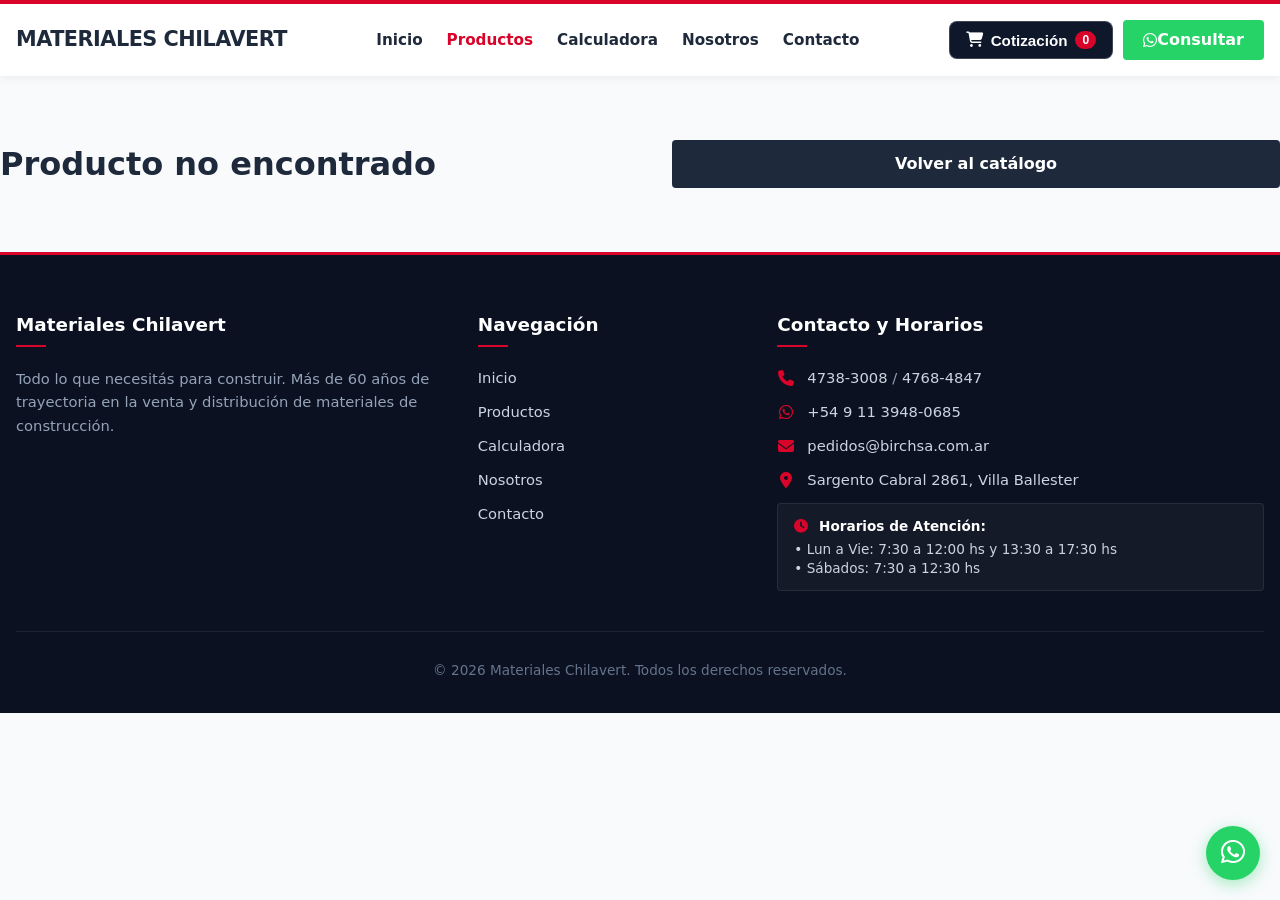
<file: producto-detalle.html>
<!DOCTYPE html>
<html lang="es">
<head>
    <meta charset="UTF-8">
    <meta name="viewport" content="width=device-width, initial-scale=1.0">
    <title>Detalle de Producto | Materiales Chilavert</title>
    <meta name="description" content="Detalle técnico y cotización de materiales de construcción en Materiales Chilavert.">
    <link rel="stylesheet" href="css/variables.css">
    <link rel="stylesheet" href="css/style.css">
    <link rel="stylesheet" href="css/cart.css">
    <link rel="stylesheet" href="https://cdnjs.cloudflare.com/ajax/libs/font-awesome/6.4.0/css/all.min.css">
    <style>
        .product-detail-layout {
            display: grid;
            grid-template-columns: 1fr 1fr;
            gap: var(--space-xl);
            padding: var(--space-xl) 0;
        }
        @media (max-width: 768px) {
            .product-detail-layout { grid-template-columns: 1fr; }
        }
        .product-gallery {
            background: #ffffff;
            border-radius: var(--radius-lg);
            min-height: 400px;
            display: flex;
            align-items: center;
            justify-content: center;
            font-size: 5rem;
            color: var(--color-text-light);
            border: 1px solid var(--color-border);
            padding: 2rem;
            box-shadow: var(--shadow-sm);
        }
        .product-gallery img {
            max-width: 100%;
            max-height: 380px;
            object-fit: contain;
            transition: transform 0.4s ease;
        }
        .product-gallery:hover img {
            transform: scale(1.05);
        }
        .product-info-cat {
            color: var(--color-accent);
            font-weight: 700;
            text-transform: uppercase;
            font-size: 0.9rem;
            margin-bottom: 0.5rem;
            display: block;
        }
        .product-info-title {
            font-size: 2.3rem;
            color: var(--color-primary);
            line-height: 1.2;
            margin-bottom: var(--space-md);
        }
        .product-info-desc {
            font-size: 1.1rem;
            color: var(--color-text-main);
            margin-bottom: var(--space-lg);
            padding-bottom: var(--space-md);
            border-bottom: 1px solid var(--color-border);
        }
        .features-list { margin-bottom: var(--space-lg); }
        .features-list li {
            padding: 0.5rem 0;
            display: flex;
            align-items: center;
            gap: 10px;
            color: var(--color-text-main);
        }
        .features-list i { color: var(--color-accent); }
        .consult-box {
            background: var(--color-bg-alt);
            padding: var(--space-lg);
            border-radius: var(--radius-md);
            border: 1px solid var(--color-border);
            text-align: center;
        }
        .consult-box h3 { margin-bottom: var(--space-md); color: var(--color-primary); }
        
        .detail-qty-wrapper {
            display: flex;
            align-items: center;
            justify-content: center;
            gap: 12px;
            margin-bottom: 1rem;
        }
        .detail-qty-control {
            display: inline-flex;
            align-items: center;
            border: 1px solid var(--color-border);
            border-radius: var(--radius-sm);
            background: white;
        }
        .detail-qty-control button {
            background: transparent;
            border: none;
            width: 38px;
            height: 38px;
            font-size: 1.2rem;
            font-weight: bold;
            cursor: pointer;
            color: var(--color-primary);
        }
        .detail-qty-control input {
            width: 60px;
            text-align: center;
            border: none;
            font-size: 1.1rem;
            font-weight: 700;
            color: var(--color-primary);
            -moz-appearance: textfield;
        }
        .detail-qty-control input::-webkit-outer-spin-button,
        .detail-qty-control input::-webkit-inner-spin-button {
            -webkit-appearance: none;
            margin: 0;
        }
    
        .product-gallery {
            display: flex;
            flex-direction: column;
            gap: 12px;
        }
        .gallery-main-img-wrapper {
            background-color: #ffffff;
            border-radius: var(--radius-md);
            border: 1px solid var(--color-border);
            height: 380px;
            display: flex;
            align-items: center;
            justify-content: center;
            padding: 1.5rem;
            overflow: hidden;
            box-shadow: var(--shadow-sm);
        }
        .gallery-main-img-wrapper img {
            max-width: 100%;
            max-height: 100%;
            object-fit: contain;
            transition: all 0.25s ease;
        }
        .gallery-thumbs-row {
            display: flex;
            gap: 10px;
            overflow-x: auto;
            padding-bottom: 4px;
        }
        .gallery-thumb {
            width: 72px;
            height: 72px;
            border-radius: var(--radius-sm);
            border: 2px solid var(--color-border);
            background: #ffffff;
            padding: 4px;
            cursor: pointer;
            object-fit: contain;
            transition: border-color 0.2s ease, transform 0.2s ease;
            flex-shrink: 0;
        }
        .gallery-thumb:hover {
            border-color: var(--color-primary);
        }
        .gallery-thumb.active {
            border-color: var(--color-accent);
            transform: scale(1.05);
        }
</style>
</head>
<body>
        <header class="site-header">
        <div class="container header-container">
            <a href="index.html" class="logo" id="logo-text">Materiales Chilavert</a>
            
            <nav class="main-nav" id="main-nav">
                <ul>
                    <li><a href="index.html">Inicio</a></li>
                    <li><a href="productos.html" style="color: var(--color-accent)">Productos</a></li>
                    <li><a href="calculadora.html">Calculadora</a></li>
                    <li><a href="nosotros.html">Nosotros</a></li>
                    <li><a href="contacto.html">Contacto</a></li>
                </ul>
            </nav>

            <div class="header-actions">
                <button class="btn-cart-nav" id="cart-nav-btn" title="Ver carrito de cotización">
                    <i class="fa-solid fa-cart-shopping"></i> <span class="cart-btn-text">Cotización</span> <span class="cart-badge">0</span>
                </button>
                <a href="https://wa.me/5491139480685?text=Hola,%20quisiera%20hacer%20una%20consulta" class="btn btn-whatsapp header-cta" target="_blank">
                    <i class="fa-brands fa-whatsapp"></i> <span>Consultar</span>
                </a>
                <button class="mobile-menu-btn" id="mobile-menu-btn" aria-label="Abrir menú">
                    <i class="fa-solid fa-bars"></i>
                </button>
            </div>
        </div>
    </header>

    <main class="container product-detail-layout" id="product-container">
        <!-- Injected via JS -->
    </main>

    <!-- Footer -->
    <footer class="site-footer">
        <div class="container">
            <div class="footer-grid">
                <div class="footer-col">
                    <h3 id="footer-brand">Materiales Chilavert</h3>
                    <p id="footer-desc">Todo lo que necesitás para construir. Más de 60 años de trayectoria, asesoramiento técnico y logística en obra.</p>
                </div>
                <div class="footer-col">
                    <h3>Navegación</h3>
                    <ul>
                        <li><a href="index.html">Inicio</a></li>
                        <li><a href="productos.html">Productos</a></li>
                        <li><a href="calculadora.html">Calculadora</a></li>
                        <li><a href="nosotros.html">Nosotros</a></li>
                        <li><a href="contacto.html">Contacto</a></li>
                    </ul>
                </div>
                <div class="footer-col">
                    <h3>Contacto y Horarios</h3>
                    <ul id="footer-contact-list">
                        <li><i class="fa-solid fa-phone"></i> <span><a href="tel:01147383008">4738-3008</a> / <a href="tel:01147684847">4768-4847</a></span></li>
                        <li><i class="fa-brands fa-whatsapp"></i> <span><a href="https://wa.me/5491139480685" target="_blank">+54 9 11 3948-0685</a></span></li>
                        <li><i class="fa-solid fa-envelope"></i> <span><a href="mailto:pedidos@birchsa.com.ar">pedidos@birchsa.com.ar</a></span></li>
                        <li><i class="fa-solid fa-location-dot"></i> <span><a href="https://maps.app.goo.gl/Qp6JxvScWbQujLnN8" target="_blank">Sargento Cabral 2861, Villa Ballester</a></span></li>
                    </ul>
                    <div class="footer-schedule-box">
                        <strong><i class="fa-solid fa-clock" style="color: var(--color-accent); margin-right: 6px;"></i> Horarios de Atención:</strong>
                        <span>• Lun a Vie: 7:30 a 12:00 hs y 13:30 a 17:30 hs</span>
                        <span>• Sábados: 7:30 a 12:30 hs</span>
                    </div>
                </div>
            </div>
            <div class="footer-bottom">
                <p>&copy; <span id="current-year"></span> Materiales Chilavert. Todos los derechos reservados.</p>
            </div>
        </div>
    </footer>
    <a href="https://wa.me/5491139480685" class="fab-whatsapp" id="fab-whatsapp" target="_blank"><i class="fa-brands fa-whatsapp"></i></a>

    <script src="js/config.js"></script>
    <script src="js/data.js"></script>
    <script src="js/cart.js"></script>
    <script src="js/main.js"></script>
    <script>
        document.addEventListener("DOMContentLoaded", () => {
            const urlParams = new URLSearchParams(window.location.search);
            const productId = urlParams.get("id");
            const container = document.getElementById("product-container");
            
            if(!productId || typeof catalogData === "undefined") {
                container.innerHTML = "<h1>Producto no encontrado</h1><a href='productos.html' class='btn btn-primary'>Volver al catálogo</a>";
                return;
            }

            const product = catalogData.products.find(p => p.id === productId);
            if(!product) {
                container.innerHTML = "<h1>Producto no encontrado</h1><a href='productos.html' class='btn btn-primary'>Volver al catálogo</a>";
                return;
            }

            const category = catalogData.categories.find(c => c.id === product.category)?.name || "";
            const waNumber = (typeof siteConfig !== "undefined" && siteConfig.contact.whatsappRaw) ? siteConfig.contact.whatsappRaw : "5491139480685";
            const msg = encodeURIComponent(`Hola, me interesa consultar por el producto: ${product.name}`);
            const waUrl = `https://wa.me/${waNumber}?text=${msg}`;
            
            let featuresHtml = "";
            if(product.features) {
                featuresHtml = `<ul class="features-list">
                    ${product.features.map(f => `<li><i class="fa-solid fa-check"></i> ${f}</li>`).join("")}
                    ${product.brand ? `<li><i class="fa-solid fa-tag"></i> Marca: <strong>${product.brand}</strong></li>` : ""}
                </ul>`;
            }

            let variantsHtml = "";
            let selectedVariant = (product.variants && product.variants.length > 0) ? product.variants[0] : "";
            if (product.variants && product.variants.length > 0) {
                variantsHtml = `
                <div class="variant-selector-box">
                    <span class="variant-selector-title"><i class="fa-solid fa-layer-group" style="color: var(--color-accent);"></i> Seleccionar Presentación / Medida:</span>
                    <div class="variant-pills-row" id="variant-pills-row">
                        ${product.variants.map((v, i) => `
                            <button type="button" class="variant-pill ${i === 0 ? 'active' : ''}" data-variant="${v}">${v}</button>
                        `).join("")}
                    </div>
                </div>
                `;
            }

            document.title = `${product.name} | Materiales Chilavert`;

            const imgList = (product.images && product.images.length > 0) 
                ? product.images 
                : (product.image ? [product.image] : []);

            let galleryHtml = "";
            if (imgList.length > 1) {
                galleryHtml = `
                <div class="product-gallery">
                    <div class="gallery-main-img-wrapper">
                        <img src="${imgList[0]}" id="main-product-img" alt="${product.name}">
                    </div>
                    <div class="gallery-thumbs-row">
                        ${imgList.map((src, idx) => `
                            <img src="${src}" class="gallery-thumb ${idx === 0 ? 'active' : ''}" onclick="document.getElementById('main-product-img').src='${src}'; document.querySelectorAll('.gallery-thumb').forEach(t=>t.classList.remove('active')); this.classList.add('active');" alt="Vista ${idx+1}">
                        `).join("")}
                    </div>
                </div>
                `;
            } else if (imgList.length === 1) {
                galleryHtml = `
                <div class="product-gallery">
                    <div class="gallery-main-img-wrapper">
                        <img src="${imgList[0]}" alt="${product.name}">
                    </div>
                </div>
                `;
            } else {
                galleryHtml = `<div class="product-gallery"><div class="gallery-main-img-wrapper"><i class="fa-solid fa-image" style="font-size: 3rem; color: #cbd5e1;"></i></div></div>`;
            }

            container.innerHTML = `
                ${galleryHtml}
                <div class="product-info">
                    <span class="product-info-cat">${category}</span>
                    <h1 class="product-info-title">${product.name}</h1>
                    <p class="product-info-desc">${product.description}</p>
                    
                    ${featuresHtml}
                    
                    <div class="consult-box">
                        <h3>¿Necesitás este producto?</h3>
                        <p class="mb-md">Agregalo a tu cotización o consultanos directamente por WhatsApp.</p>
                        
                        ${variantsHtml}

                        <div class="detail-qty-wrapper">
                            <label style="font-weight: 600;">Cantidad:</label>
                            <div class="detail-qty-control">
                                <button type="button" onclick="let inp = document.getElementById('detail-qty-input'); if(parseInt(inp.value)>1) inp.value=parseInt(inp.value)-1; updateDetailWa();">-</button>
                                <input type="number" id="detail-qty-input" value="1" min="1" step="1" oninput="updateDetailWa();">
                                <button type="button" onclick="let inp = document.getElementById('detail-qty-input'); inp.value=parseInt(inp.value)+1; updateDetailWa();">+</button>
                            </div>
                        </div>

                        <div style="display: flex; gap: 0.75rem; flex-direction: column;">
                            <button type="button" class="btn btn-accent" style="width: 100%; padding: 0.9rem; font-size: 1.05rem;" id="btn-add-detail">
                                <i class="fa-solid fa-cart-plus" style="margin-right: 8px;"></i> Agregar a mi Cotización
                            </button>
                            <a href="${waUrl}" class="btn btn-whatsapp" id="detail-wa-btn" style="width: 100%;" target="_blank">
                                <i class="fa-brands fa-whatsapp" style="margin-right: 8px;"></i> Consultar directo por WhatsApp
                            </a>
                            <a href="calculadora.html" class="btn btn-primary" style="width: 100%;">
                                <i class="fa-solid fa-calculator" style="margin-right: 8px;"></i> Calcular cantidades en la Calculadora
                            </a>
                        </div>
                    </div>
                </div>
            `;
        
            // Eventos de Variantes
            const variantPills = container.querySelectorAll(".variant-pill");
            variantPills.forEach(pill => {
                pill.addEventListener("click", () => {
                    variantPills.forEach(p => p.classList.remove("active"));
                    pill.classList.add("active");
                    selectedVariant = pill.getAttribute("data-variant");
                    updateDetailWa();
                });
            });

            function updateDetailWa() {
                const qty = parseInt(document.getElementById("detail-qty-input").value) || 1;
                const waBtn = document.getElementById("detail-wa-btn");
                if(waBtn) {
                    let msg = `Hola, me interesa consultar por el producto: ${product.name}`;
                    if(selectedVariant) {
                        msg += ` (Medida: ${selectedVariant})`;
                    }
                    msg += ` - Cantidad: ${qty}`;
                    waBtn.href = `https://wa.me/${waNumber}?text=${encodeURIComponent(msg)}`;
                }
            }

            window.updateDetailWa = updateDetailWa;

            const addBtn = document.getElementById("btn-add-detail");
            if(addBtn) {
                addBtn.addEventListener("click", () => {
                    const qty = parseInt(document.getElementById("detail-qty-input").value) || 1;
                    CartManager.addItem(product.id, qty, selectedVariant);
                });
            }
});
    </script>
</body>
</html>
</file>
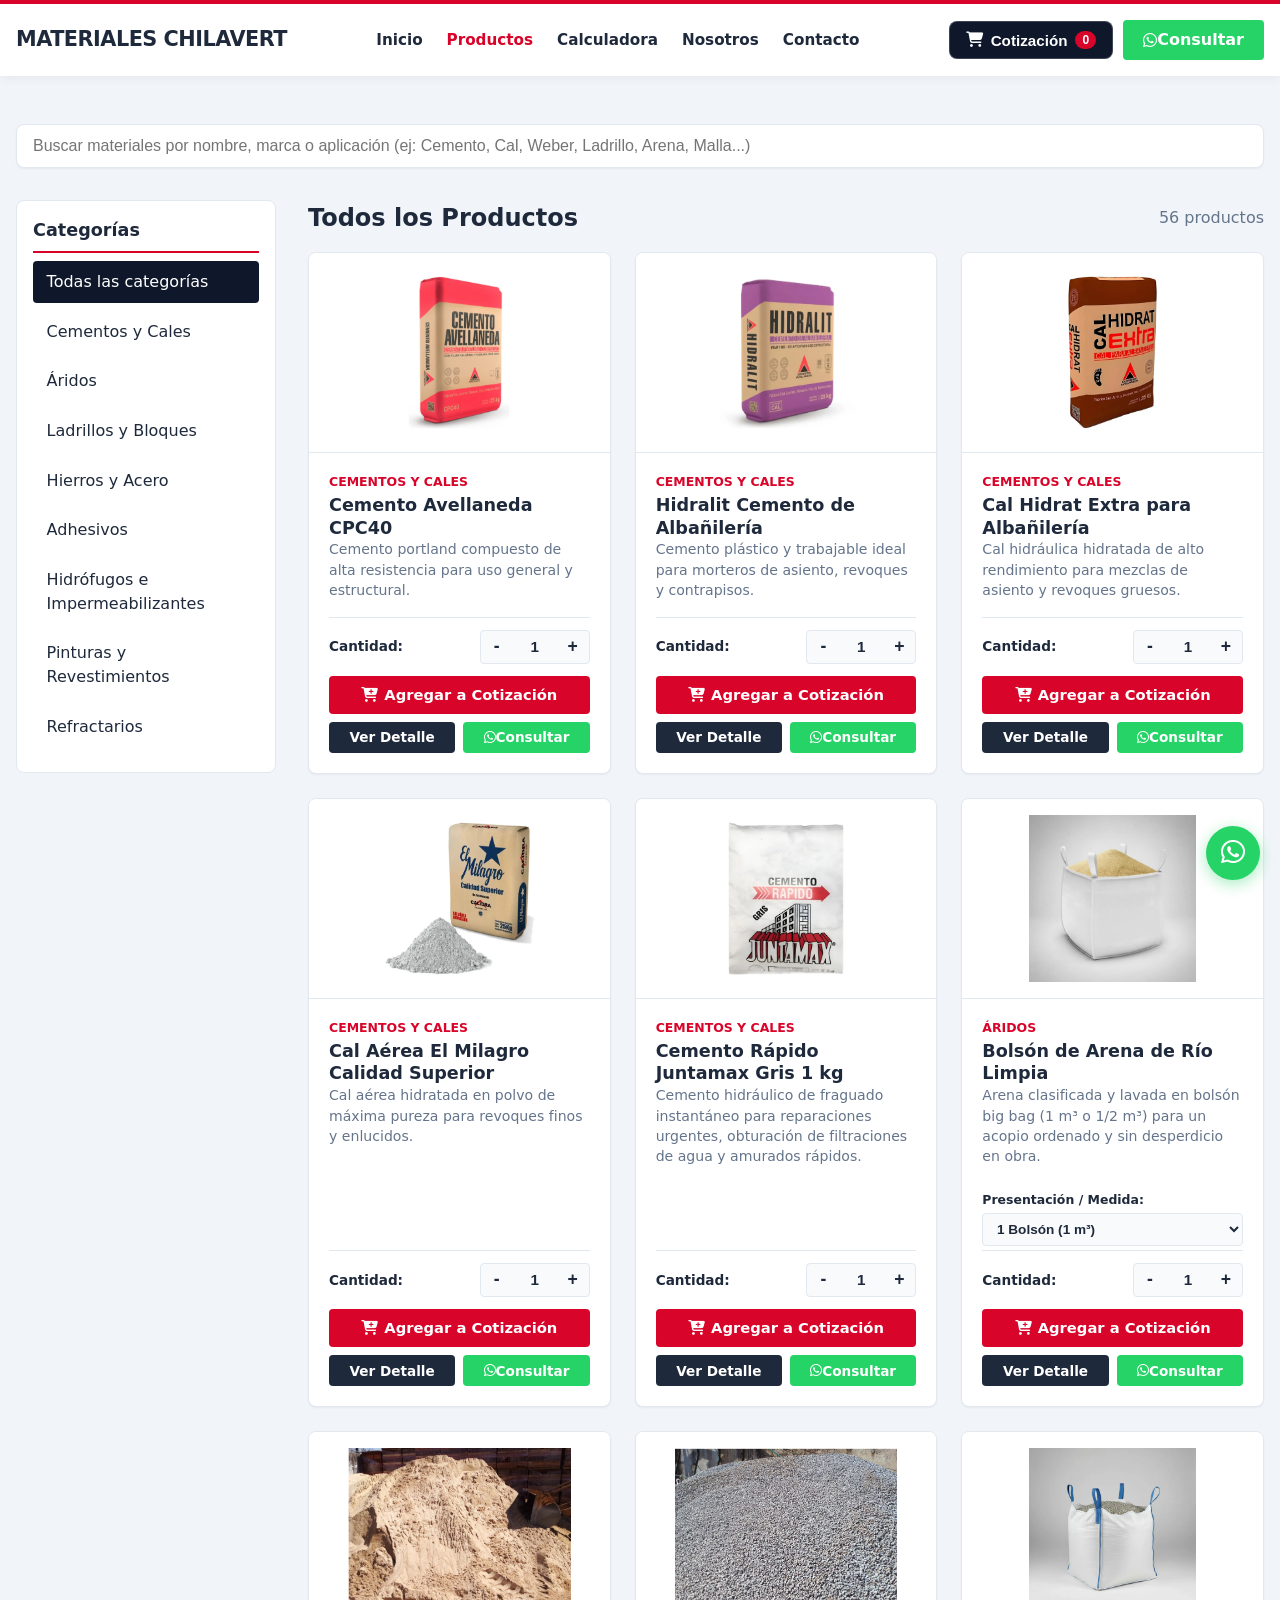
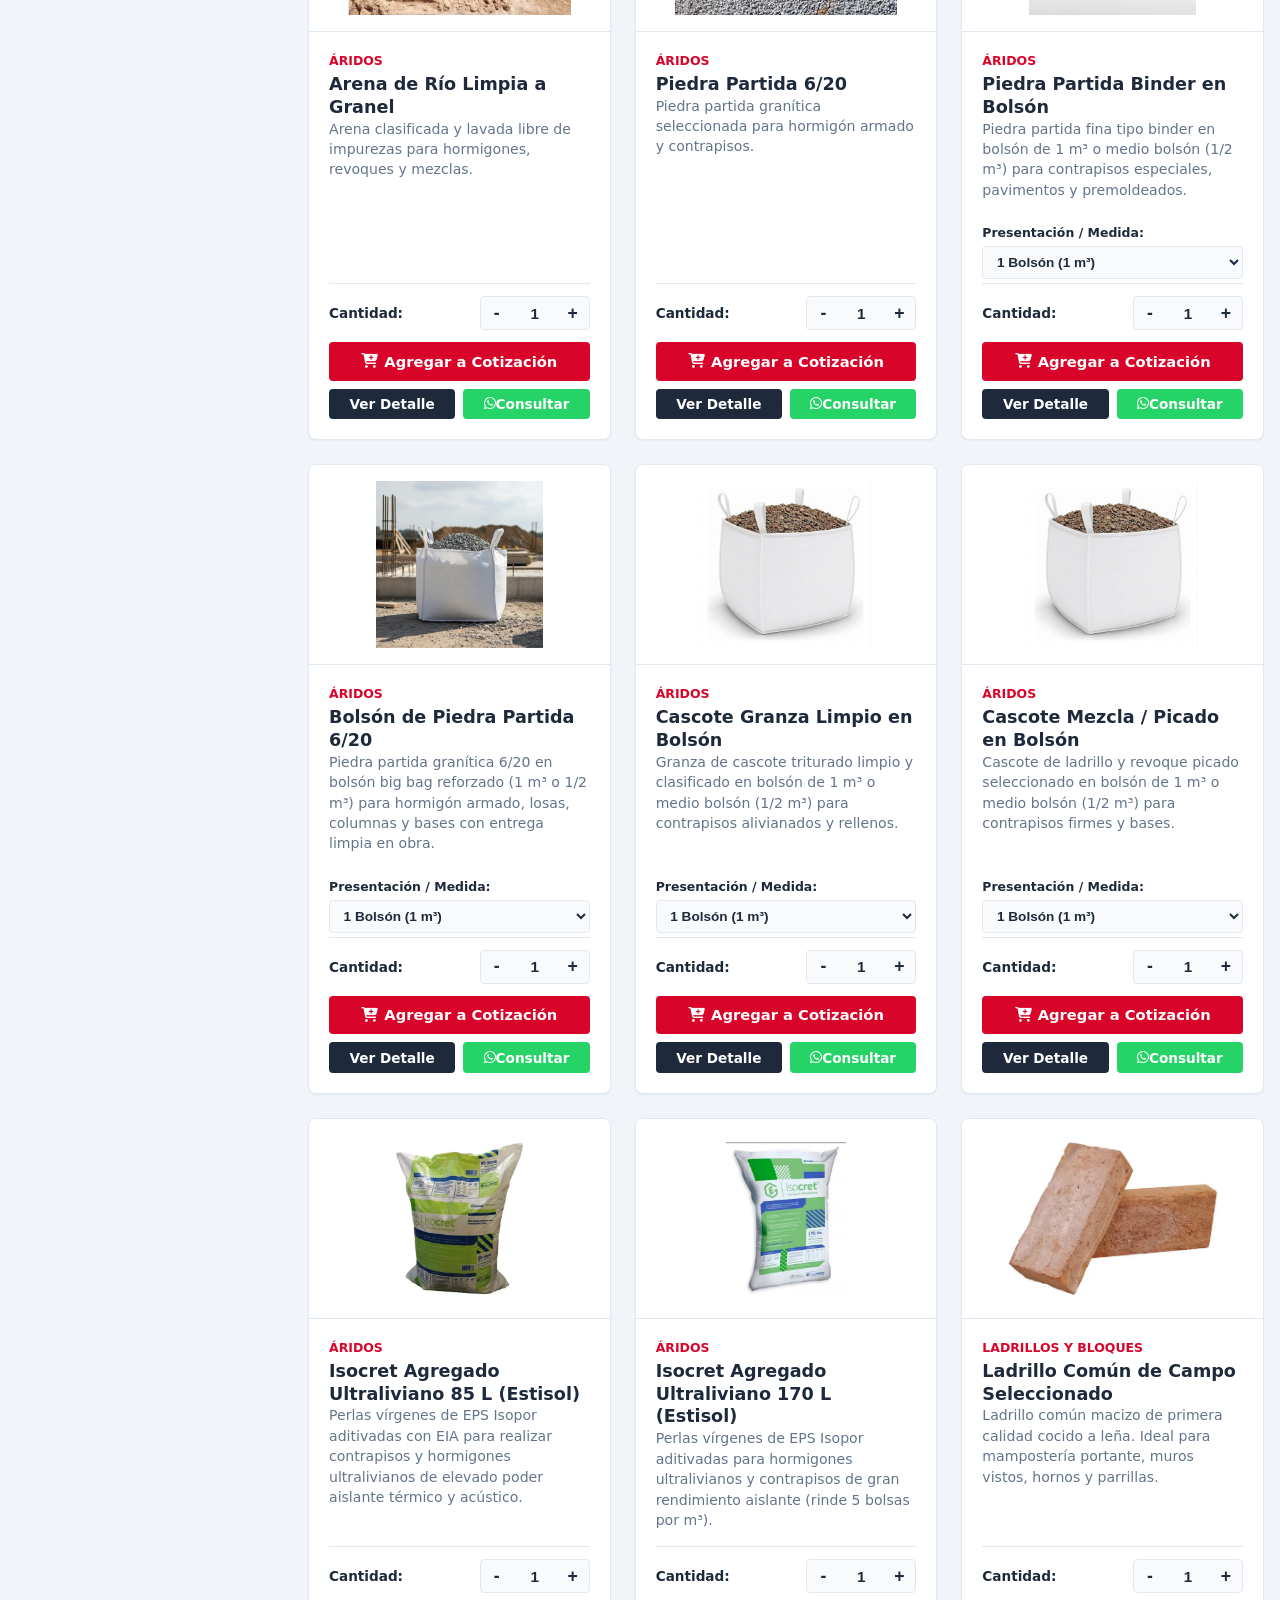
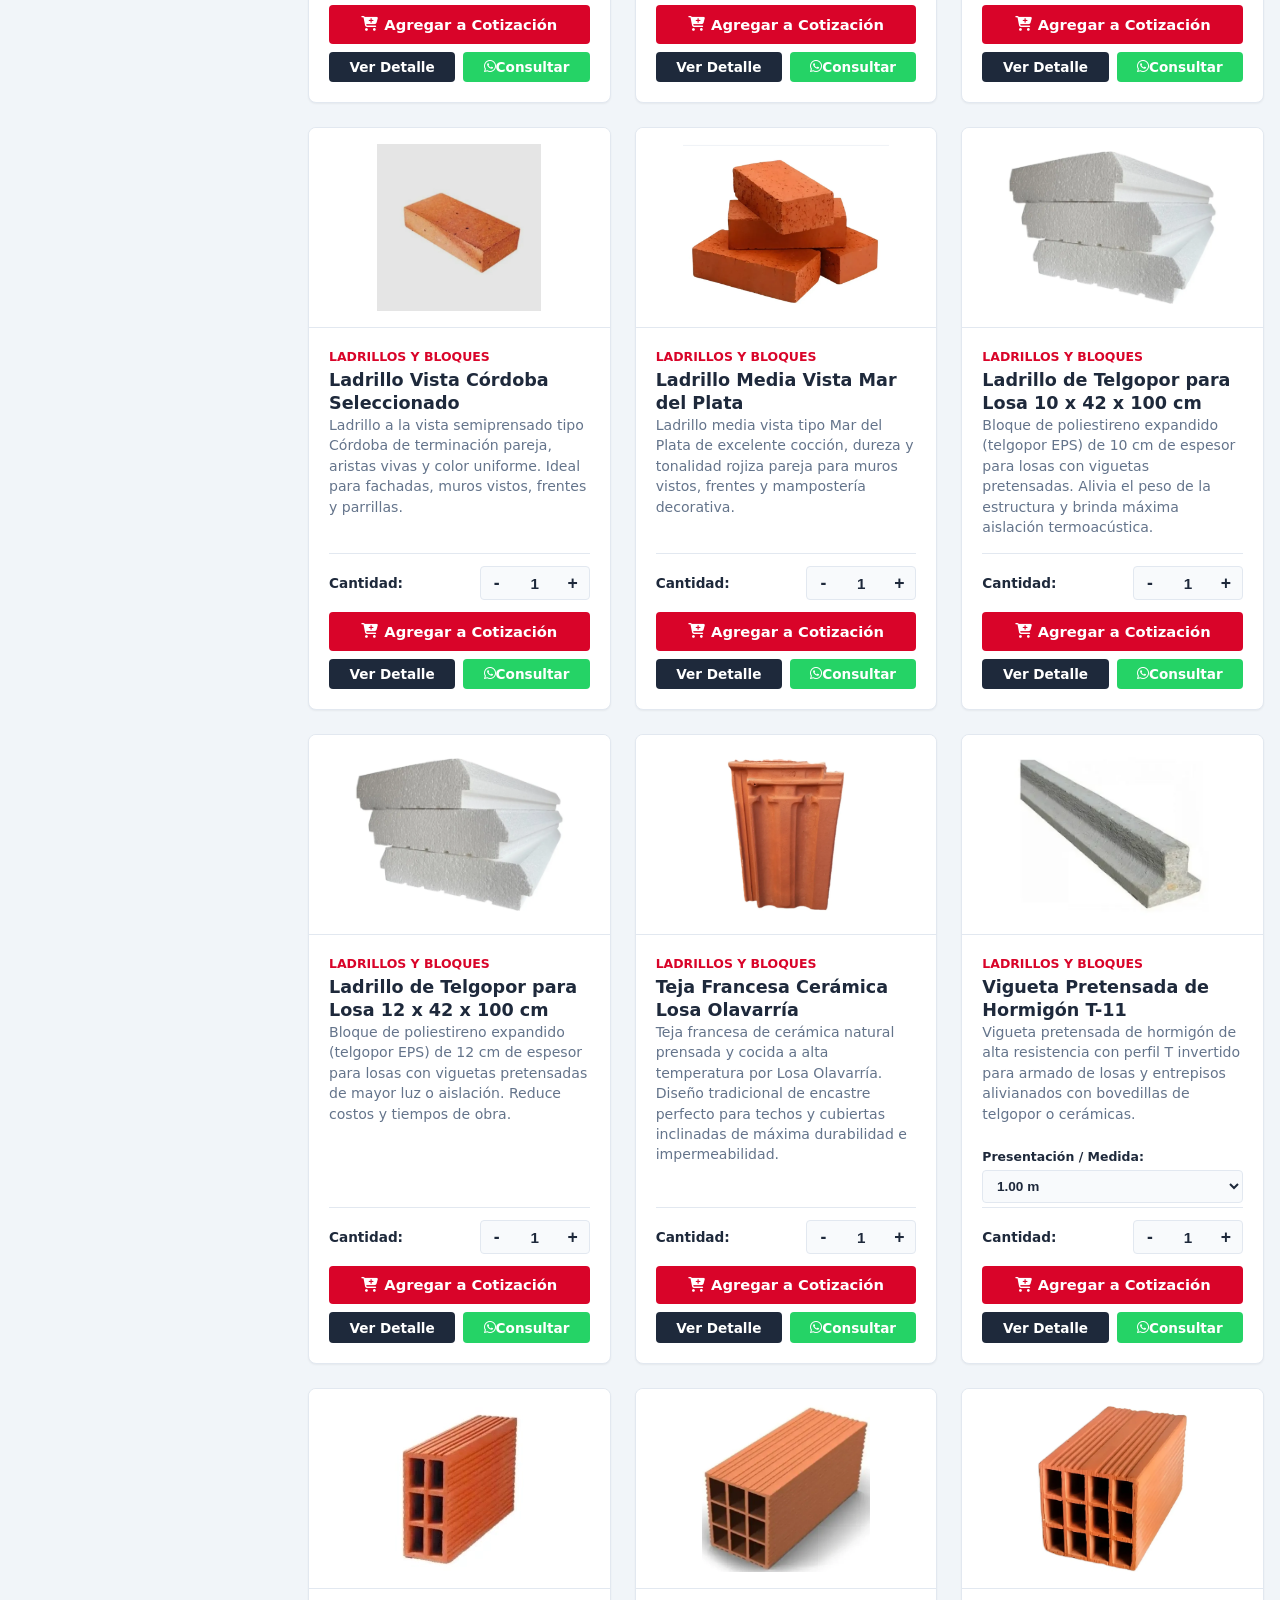
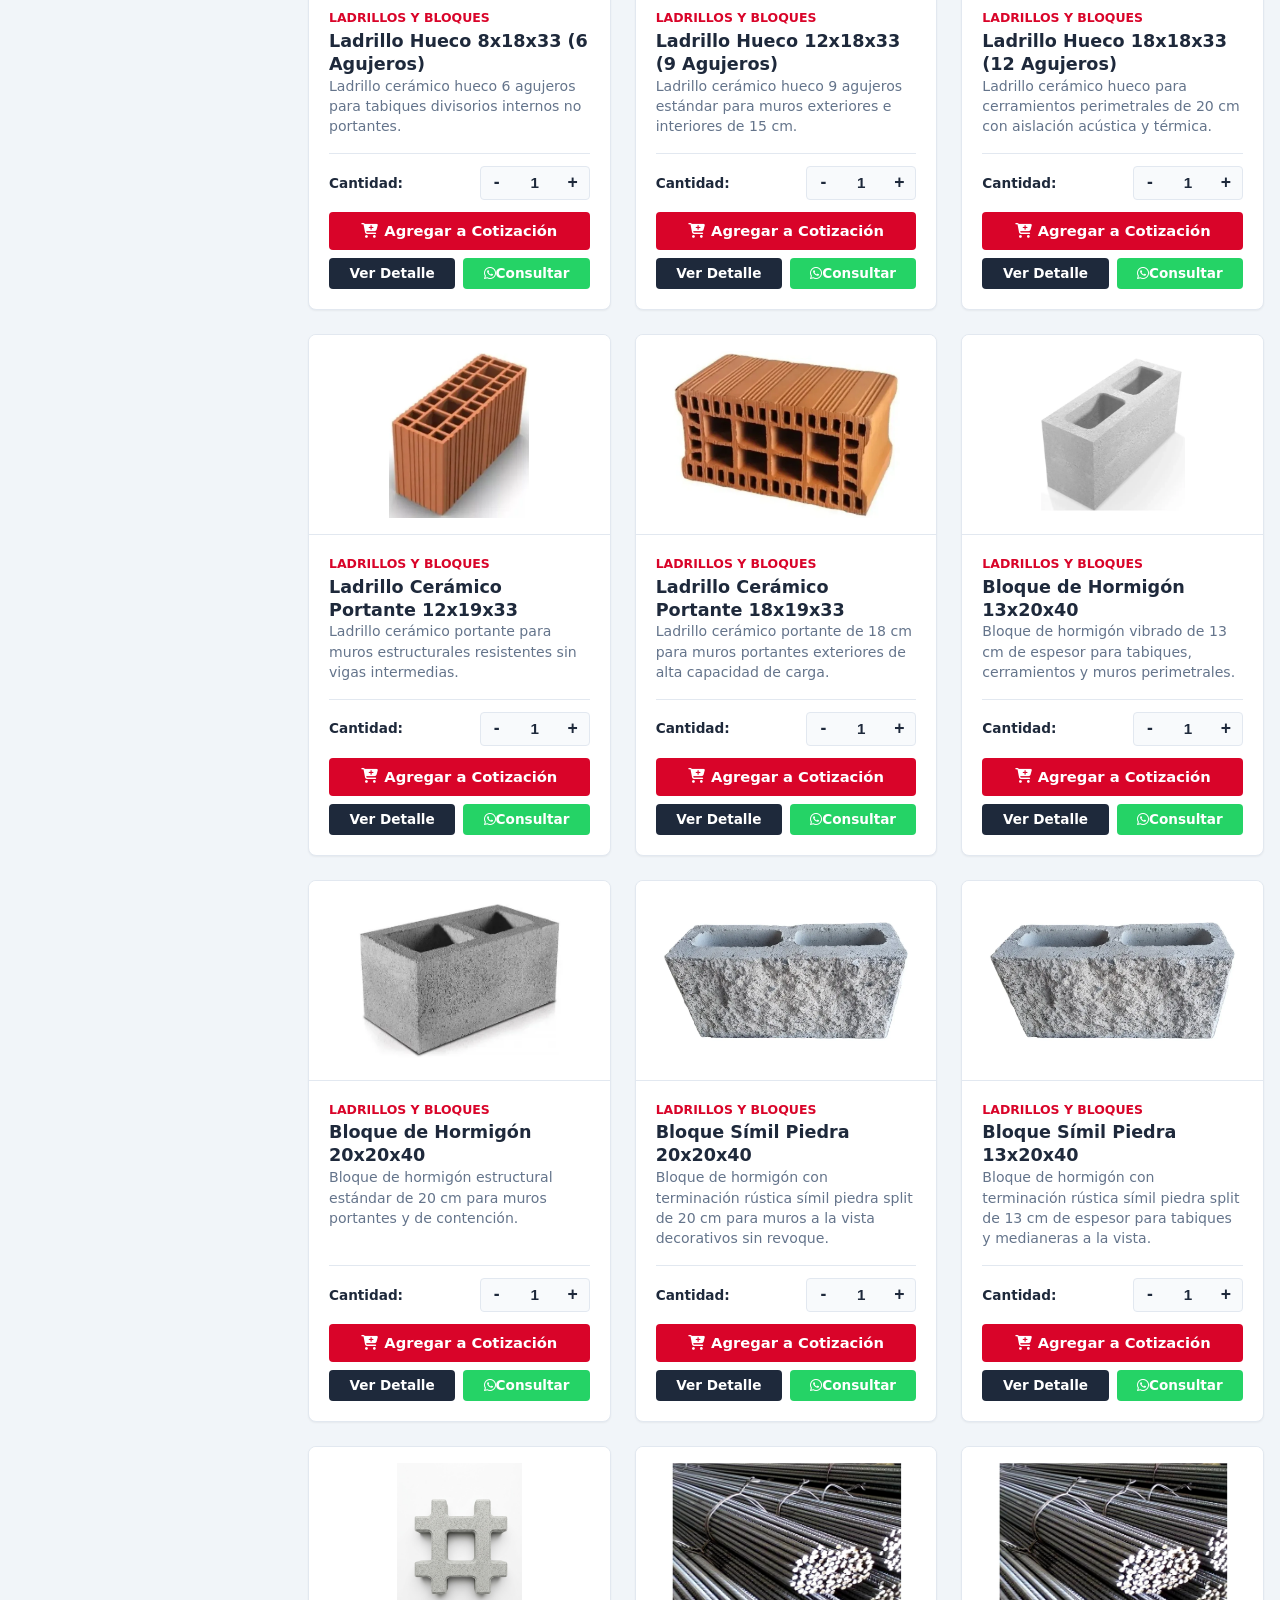
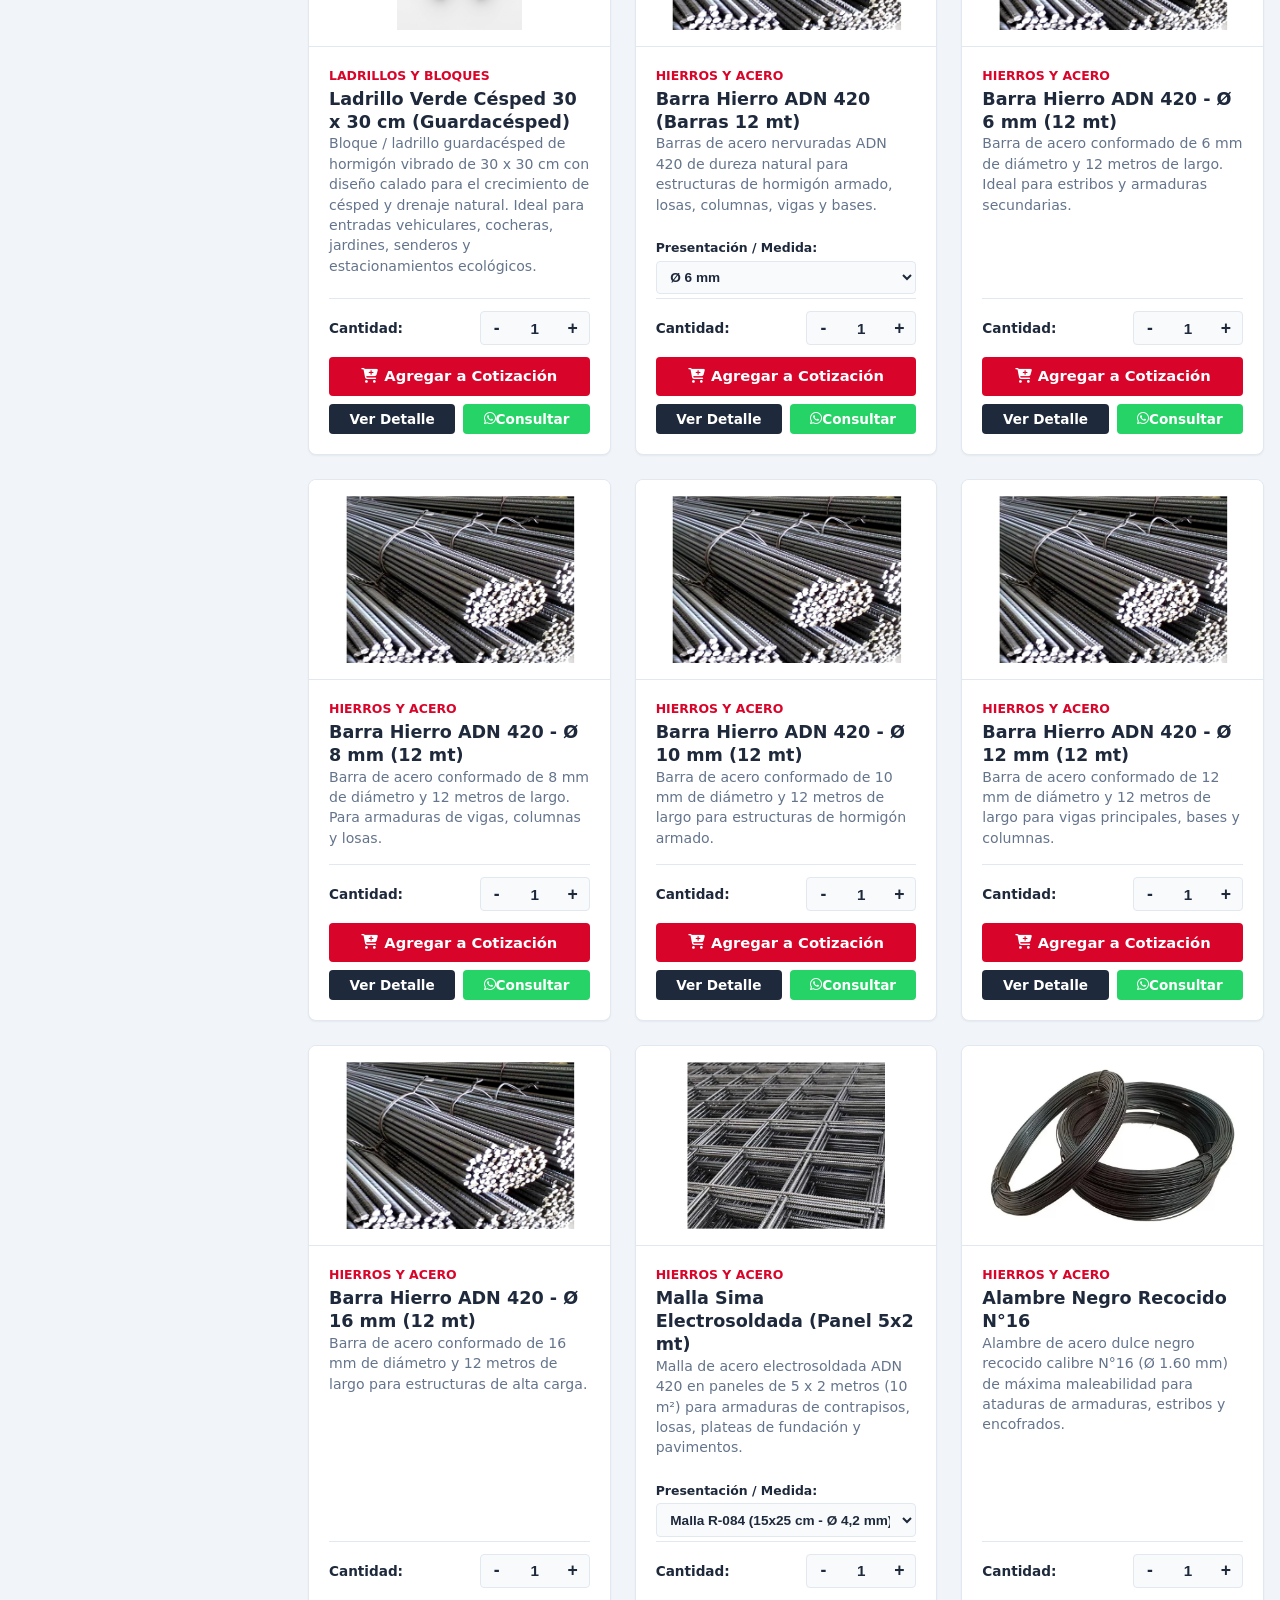
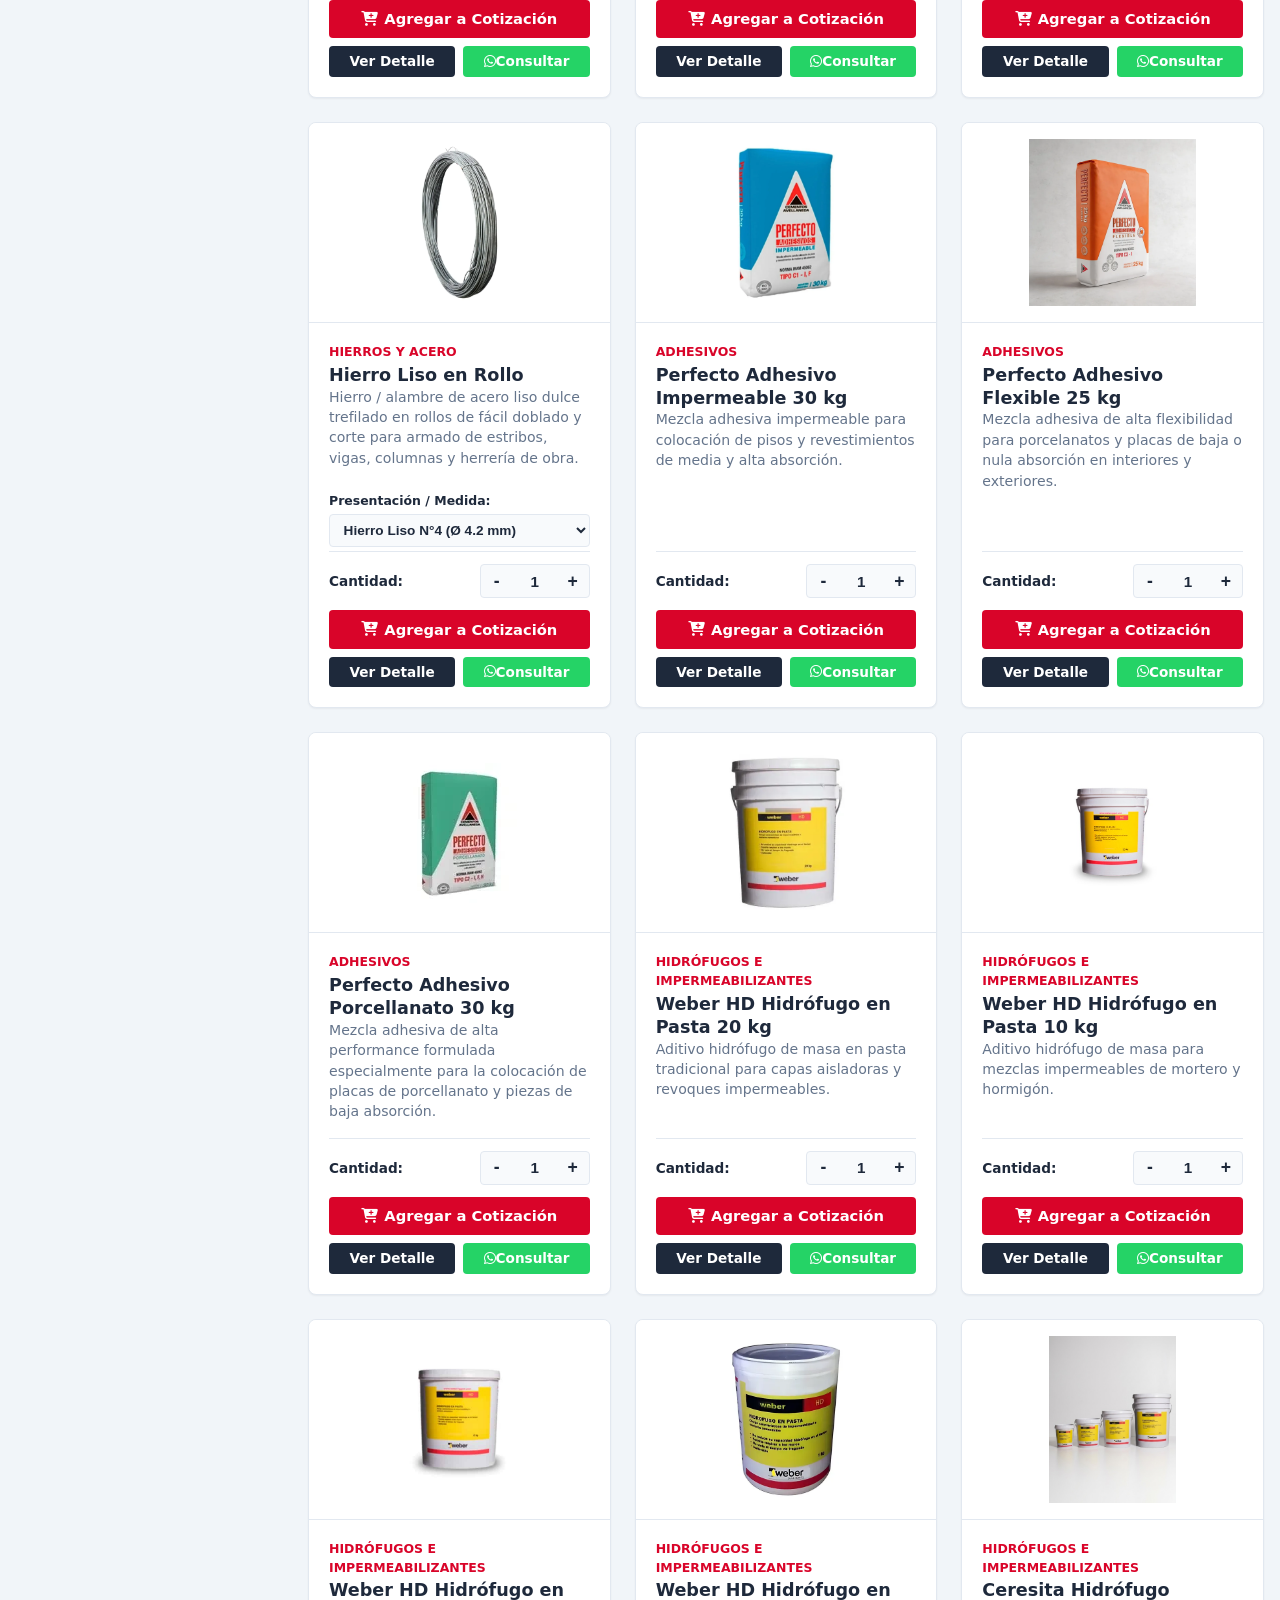
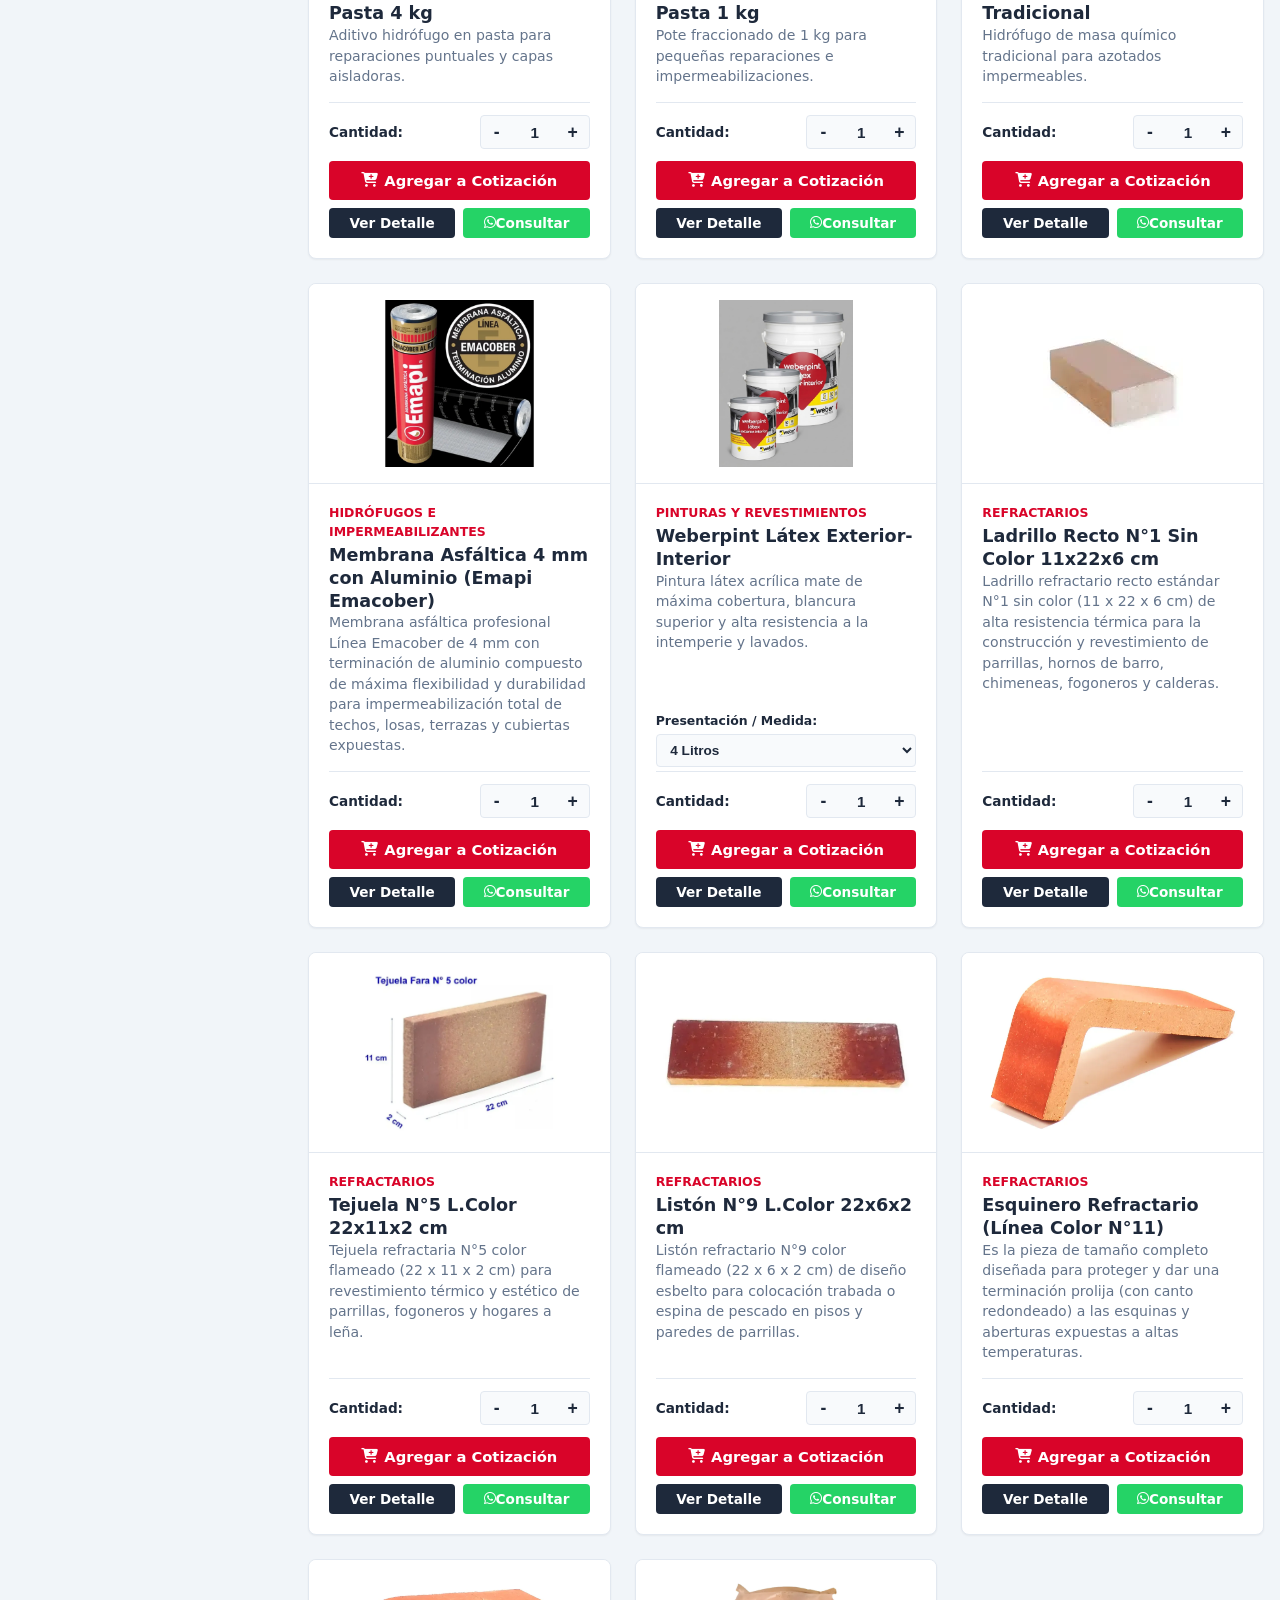
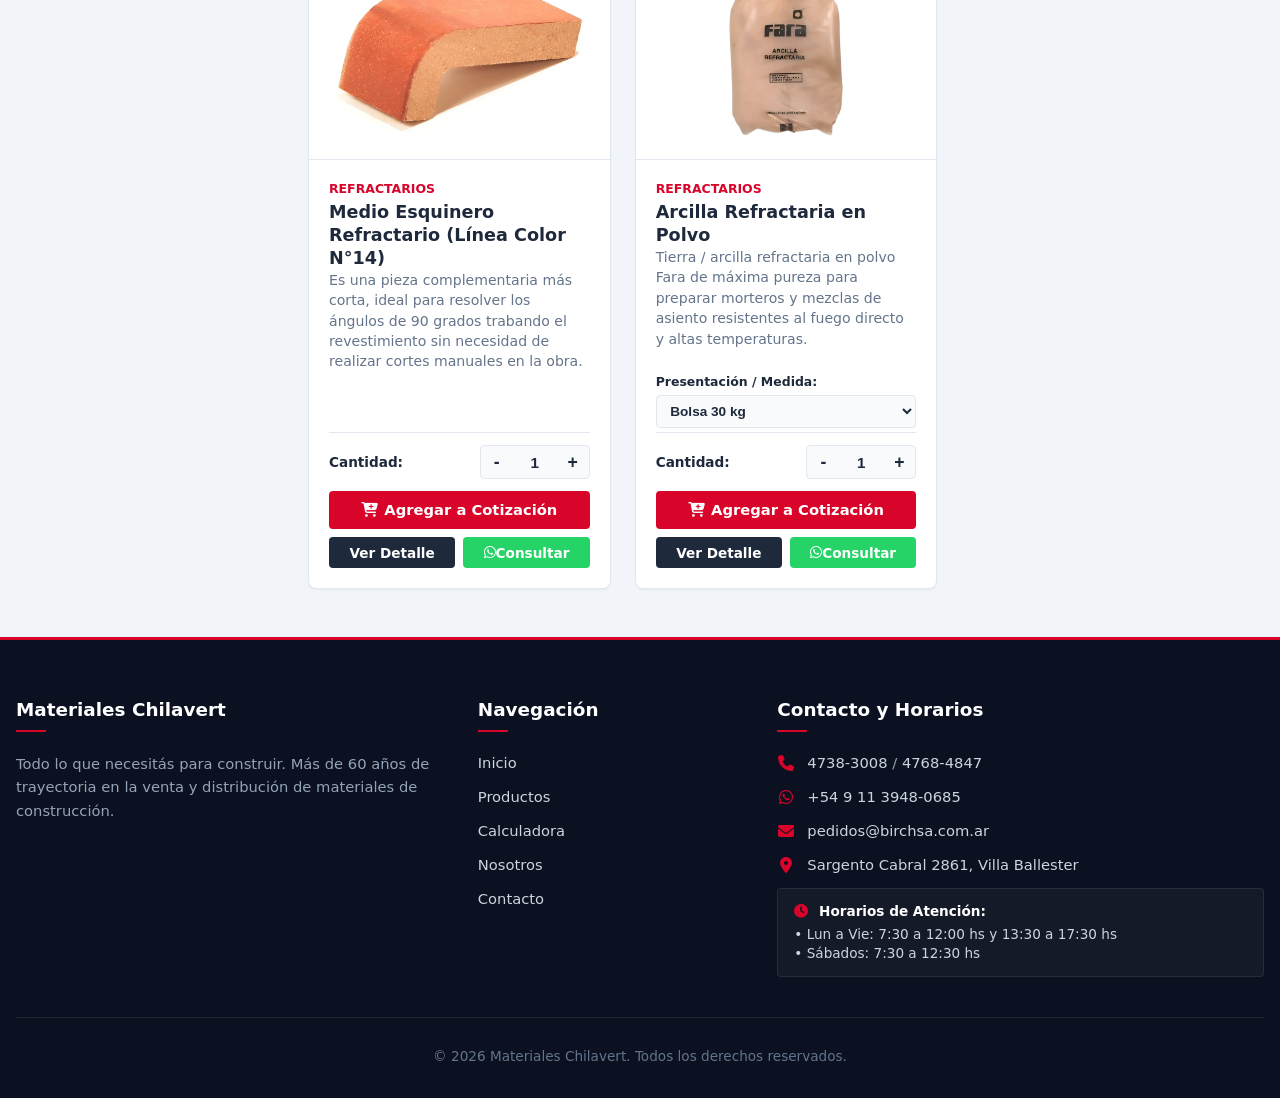
<file: productos.html>
<!DOCTYPE html>
<html lang="es">
<head>
    <meta charset="UTF-8">
    <meta name="viewport" content="width=device-width, initial-scale=1.0">
    <title>Catálogo de Productos | Materiales Chilavert</title>
    <meta name="description" content="Catálogo completo de materiales de construcción. Cemento, cales, áridos, ladrillos, hierros, adhesivos e impermeabilizantes.">
    <link rel="stylesheet" href="css/variables.css">
    <link rel="stylesheet" href="css/style.css">
    <link rel="stylesheet" href="css/cart.css">
    <link rel="stylesheet" href="https://cdnjs.cloudflare.com/ajax/libs/font-awesome/6.4.0/css/all.min.css">
        <style>
        .catalog-layout {
            display: grid;
            grid-template-columns: 260px 1fr;
            gap: var(--space-lg);
            margin-top: var(--space-lg);
            width: 100%;
        }
        .sidebar {
            background: var(--color-white);
            padding: var(--space-md);
            border-radius: var(--radius-md);
            border: 1px solid var(--color-border);
            height: fit-content;
            width: 100%;
            overflow: hidden;
            box-sizing: border-box;
        }
        .sidebar-title {
            font-size: 1.1rem;
            font-weight: 700;
            margin-bottom: var(--space-sm);
            padding-bottom: var(--space-sm);
            border-bottom: 2px solid var(--color-accent);
            color: var(--color-primary);
        }
        .category-list {
            list-style: none;
            width: 100%;
        }
        .category-list li {
            margin-bottom: 0.5rem;
        }
        .category-list a {
            display: block;
            padding: 0.55rem 0.85rem;
            color: var(--color-text-main);
            border-radius: var(--radius-sm);
            transition: all 0.2s ease;
            cursor: pointer;
            text-decoration: none;
            font-weight: 500;
        }
        .category-list a:hover,
        .category-list a.active {
            background-color: var(--color-primary-dark);
            color: var(--color-white);
        }
        .search-bar {
            margin-bottom: var(--space-md);
            width: 100%;
        }
        .search-bar input {
            width: 100%;
            padding: 0.75rem 1rem;
            border: 1px solid var(--color-border);
            border-radius: var(--radius-md);
            font-size: 1rem;
            box-shadow: var(--shadow-sm);
            box-sizing: border-box;
        }
        .search-bar input:focus {
            outline: none;
            border-color: var(--color-accent);
        }
        .catalog-header {
            display: flex;
            justify-content: space-between;
            align-items: center;
            margin-bottom: var(--space-md);
            scroll-margin-top: 75px;
            width: 100%;
        }

        /* Chips Móviles de Categorías */
        @media (max-width: 900px) {
            .catalog-layout {
                grid-template-columns: 1fr;
                margin-top: 0.5rem;
                gap: 1rem;
                width: 100%;
                overflow: hidden;
            }
            .sidebar {
                padding: 0;
                background: transparent;
                border: none;
                box-shadow: none;
                width: 100%;
                overflow: hidden;
            }
            .sidebar-title {
                display: none;
            }
            .category-list {
                display: flex;
                overflow-x: auto;
                gap: 0.5rem;
                padding: 4px 0 8px;
                -webkit-overflow-scrolling: touch;
                scrollbar-width: none;
                width: 100%;
                max-width: 100%;
                box-sizing: border-box;
            }
            .category-list::-webkit-scrollbar {
                display: none;
            }
            .category-list li {
                margin-bottom: 0;
                flex-shrink: 0;
            }
            .category-list a {
                background: #ffffff;
                border: 1px solid var(--color-border);
                border-radius: 30px;
                padding: 0.45rem 1rem;
                font-size: 0.88rem;
                white-space: nowrap;
                box-shadow: 0 1px 4px rgba(0,0,0,0.05);
            }
            .category-list a.active {
                background-color: var(--color-accent);
                border-color: var(--color-accent);
                color: #ffffff;
                font-weight: 700;
            }
            .catalog-header {
                scroll-margin-top: 65px;
            }
        }
    </style>
</head>
<body>

    <header class="site-header">
        <div class="container header-container">
            <a href="index.html" class="logo" id="logo-text">Materiales Chilavert</a>
            
            <nav class="main-nav" id="main-nav">
                <ul>
                    <li><a href="index.html">Inicio</a></li>
                    <li><a href="productos.html" style="color: var(--color-accent)">Productos</a></li>
                    <li><a href="calculadora.html">Calculadora</a></li>
                    <li><a href="nosotros.html">Nosotros</a></li>
                    <li><a href="contacto.html">Contacto</a></li>
                </ul>
            </nav>

            <div class="header-actions">
                <button class="btn-cart-nav" id="cart-nav-btn" title="Ver carrito de cotización">
                    <i class="fa-solid fa-cart-shopping"></i> <span class="cart-btn-text">Cotización</span> <span class="cart-badge">0</span>
                </button>
                <a href="https://wa.me/5491139480685?text=Hola,%20quisiera%20hacer%20una%20consulta" class="btn btn-whatsapp header-cta" target="_blank">
                    <i class="fa-brands fa-whatsapp"></i> <span>Consultar</span>
                </a>
                <button class="mobile-menu-btn" id="mobile-menu-btn" aria-label="Abrir menú">
                    <i class="fa-solid fa-bars"></i>
                </button>
            </div>
        </div>
    </header>

    <main class="section bg-light">
        <div class="container">
            <div class="search-bar">
                <input type="text" id="search-input" placeholder="Buscar materiales por nombre, marca o aplicación (ej: Cemento, Cal, Weber, Ladrillo, Arena, Malla...)">
            </div>

            <div class="catalog-layout">
                <!-- Sidebar / Chips Categorías -->
                <aside class="sidebar">
                    <h3 class="sidebar-title">Categorías</h3>
                    <ul class="category-list" id="category-filter-list">
                        <!-- Categories injected by JS -->
                    </ul>
                </aside>

                <!-- Grid Productos -->
                <section id="products-section">
                    <div class="catalog-header" id="catalog-header">
                        <h2 id="current-category-title">Todos los Productos</h2>
                        <span id="product-count" style="color: var(--color-text-light); font-weight: 500;"></span>
                    </div>

                    <div class="grid-3" id="products-grid">
                        <!-- Products injected by JS -->
                    </div>
                </section>
            </div>
        </div>
    </main>

    <!-- Footer -->
    <footer class="site-footer">
        <div class="container">
            <div class="footer-grid">
                <div class="footer-col">
                    <h3 id="footer-brand">Materiales Chilavert</h3>
                    <p id="footer-desc">Todo lo que necesitás para construir. Más de 60 años de trayectoria, asesoramiento técnico y logística en obra.</p>
                </div>
                <div class="footer-col">
                    <h3>Navegación</h3>
                    <ul>
                        <li><a href="index.html">Inicio</a></li>
                        <li><a href="productos.html">Productos</a></li>
                        <li><a href="calculadora.html">Calculadora</a></li>
                        <li><a href="nosotros.html">Nosotros</a></li>
                        <li><a href="contacto.html">Contacto</a></li>
                    </ul>
                </div>
                <div class="footer-col">
                    <h3>Contacto y Horarios</h3>
                    <ul id="footer-contact-list">
                        <li><i class="fa-solid fa-phone"></i> <span><a href="tel:01147383008">4738-3008</a> / <a href="tel:01147684847">4768-4847</a></span></li>
                        <li><i class="fa-brands fa-whatsapp"></i> <span><a href="https://wa.me/5491139480685" target="_blank">+54 9 11 3948-0685</a></span></li>
                        <li><i class="fa-solid fa-envelope"></i> <span><a href="mailto:pedidos@birchsa.com.ar">pedidos@birchsa.com.ar</a></span></li>
                        <li><i class="fa-solid fa-location-dot"></i> <span><a href="https://maps.app.goo.gl/Qp6JxvScWbQujLnN8" target="_blank">Sargento Cabral 2861, Villa Ballester</a></span></li>
                    </ul>
                    <div class="footer-schedule-box">
                        <strong><i class="fa-solid fa-clock" style="color: var(--color-accent); margin-right: 6px;"></i> Horarios de Atención:</strong>
                        <span>• Lun a Vie: 7:30 a 12:00 hs y 13:30 a 17:30 hs</span>
                        <span>• Sábados: 7:30 a 12:30 hs</span>
                    </div>
                </div>
            </div>
            <div class="footer-bottom">
                <p>&copy; <span id="current-year"></span> Materiales Chilavert. Todos los derechos reservados.</p>
            </div>
        </div>
    </footer>

    <!-- FAB WhatsApp -->
    <a href="https://wa.me/5491139480685?text=Hola,%20quisiera%20hacer%20una%20consulta" class="fab-whatsapp" id="fab-whatsapp" target="_blank" title="Consultar por WhatsApp">
        <i class="fa-brands fa-whatsapp"></i>
    </a>

    <!-- Scripts -->
    <script src="js/config.js"></script>
    <script src="js/data.js"></script>
    <script src="js/cart.js"></script>
    <script src="js/catalog.js"></script>
    <script src="js/main.js"></script>
</body>
</html>
</file>
<file: css/variables.css>
:root {
    /* Paleta Inspirada en la Imagen (Rojo Industrial / Cemento / Hormigón) */
    --color-primary: #1e293b;       /* Carbón / Pizarra oscuro */
    --color-primary-dark: #0f172a;  /* Negro asfalto profundo */
    
    /* Rojo Constructivo Vibrante (Cementos Avellaneda / Perfecto) */
    --color-accent: #d90429;        /* Rojo insignia */
    --color-accent-hover: #b8001f;  /* Rojo intenso hover */
    --color-accent-subtle: #fee2e2; /* Fondo rojo suave */
    
    /* Neutros y Concreto */
    --color-white: #ffffff;
    --color-bg-light: #f8fafc;      /* Fondo base limpio */
    --color-bg-alt: #f1f5f9;        /* Tono piedra / revoque claro */
    --color-text-main: #1e293b;     /* Texto de alto contraste */
    --color-text-light: #64748b;    /* Texto secundario */
    --color-border: #e2e8f0;        /* Borde sutil */
    
    /* WhatsApp */
    --color-whatsapp: #25D366;
    --color-whatsapp-hover: #128C7E;

    /* Tipografía */
    --font-main: 'Inter', system-ui, -apple-system, sans-serif;
    
    /* Radios y Sombras */
    --radius-sm: 4px;
    --radius-md: 8px;
    --radius-lg: 12px;
    --shadow-sm: 0 1px 2px 0 rgb(0 0 0 / 0.05);
    --shadow-md: 0 4px 6px -1px rgb(0 0 0 / 0.1), 0 2px 4px -2px rgb(0 0 0 / 0.1);
    --shadow-lg: 0 10px 15px -3px rgb(0 0 0 / 0.15), 0 4px 6px -4px rgb(0 0 0 / 0.1);
    
    /* Espaciados Base */
    --container-max: 1200px;
    --space-sm: 0.5rem;
    --space-md: 1rem;
    --space-lg: 2rem;
    --space-xl: 4rem;
}
</file>
<file: css/style.css>
/* Global Styles & Design System - Materiales Chilavert */

html, body {
    width: 100%;
    max-width: 100vw;
    overflow-x: hidden;
    margin: 0;
    padding: 0;
    box-sizing: border-box;
}

*, *::before, *::after {
    box-sizing: border-box;
    margin: 0;
    padding: 0;
}

body {
    font-family: var(--font-main);
    color: var(--color-text-main);
    background-color: var(--color-bg-light);
    line-height: 1.5;
    -webkit-font-smoothing: antialiased;
    -webkit-text-size-adjust: 100%;
}

a {
    color: inherit;
    text-decoration: none;
}

img {
    max-width: 100%;
    height: auto;
    display: block;
}

/* Layout Utilities */
.container {
    width: 100%;
    max-width: var(--max-width);
    margin: 0 auto;
    padding: 0 1rem;
    box-sizing: border-box;
}

.section {
    padding: 3rem 0;
    width: 100%;
    overflow: hidden;
}

.section.bg-light {
    background-color: var(--color-bg-alt);
}

.section-title {
    font-size: 2rem;
    color: var(--color-primary);
    margin-bottom: 1.5rem;
    text-align: center;
    font-weight: 800;
}

.grid-3 {
    display: grid;
    grid-template-columns: repeat(auto-fit, minmax(280px, 1fr));
    gap: 1.5rem;
    width: 100%;
}

.grid-4 {
    display: grid;
    grid-template-columns: repeat(auto-fit, minmax(240px, 1fr));
    gap: 1.25rem;
    width: 100%;
}

/* Buttons */
.btn {
    display: inline-flex;
    align-items: center;
    justify-content: center;
    padding: 0.65rem 1.25rem;
    font-weight: 700;
    border-radius: var(--radius-sm);
    cursor: pointer;
    border: none;
    transition: all 0.2s ease;
    text-align: center;
    font-family: inherit;
    line-height: 1.2;
}

.btn-primary {
    background-color: var(--color-primary);
    color: var(--color-white);
}

.btn-primary:hover {
    background-color: var(--color-primary-dark);
}

.btn-accent {
    background-color: var(--color-accent);
    color: var(--color-white);
}

.btn-accent:hover {
    background-color: var(--color-accent-hover);
}

.btn-whatsapp {
    background-color: var(--color-whatsapp);
    color: var(--color-white);
}

.btn-whatsapp:hover {
    background-color: var(--color-whatsapp-hover);
}

/* Header */
.site-header {
    background-color: var(--color-white);
    box-shadow: 0 2px 10px rgba(0, 0, 0, 0.06);
    position: sticky;
    top: 0;
    z-index: 1000;
    border-top: 4px solid var(--color-accent);
    width: 100%;
    max-width: 100vw;
    overflow: visible;
}

.header-container {
    display: flex;
    justify-content: space-between;
    align-items: center;
    height: 72px;
    padding: 0 1rem;
    width: 100%;
    box-sizing: border-box;
}

.logo {
    font-size: 1.3rem;
    font-weight: 800;
    color: var(--color-primary);
    text-transform: uppercase;
    letter-spacing: -0.5px;
    text-decoration: none;
    line-height: 1.15;
}

.main-nav ul {
    display: flex;
    gap: 1.5rem;
    list-style: none;
    margin: 0;
    padding: 0;
}

.main-nav a {
    font-weight: 600;
    font-size: 0.95rem;
    color: var(--color-text-main);
    text-decoration: none;
    transition: color 0.2s ease;
}

.main-nav a:hover {
    color: var(--color-accent);
}

.header-actions {
    display: flex;
    align-items: center;
    gap: 10px;
    flex-shrink: 0;
}

.mobile-menu-btn {
    display: none;
    font-size: 1.4rem;
    background: none;
    border: none;
    cursor: pointer;
    color: var(--color-primary);
    padding: 6px 8px;
    border-radius: var(--radius-sm);
    line-height: 1;
}

/* Hero Section con Carrusel Vertical Cíclico */
.hero-slider-section {
    position: relative;
    overflow: hidden;
    min-height: 560px;
    height: 75vh;
    display: flex;
    align-items: flex-end;
    justify-content: center;
    background-color: #0f172a;
    padding-bottom: 2.5rem;
    width: 100%;
    max-width: 100vw;
}

.hero-slides-wrapper {
    position: absolute;
    top: 0;
    left: 0;
    width: 100%;
    height: 100%;
    z-index: 1;
}

.hero-slide {
    position: absolute;
    top: 0;
    left: 0;
    width: 100%;
    height: 100%;
    background-size: cover;
    background-position: center center;
    background-repeat: no-repeat;
    opacity: 0;
    pointer-events: none;
}

.hero-slide.active {
    opacity: 1;
    transform: translateY(0);
    z-index: 2;
}

.hero-slide.idle-bottom {
    opacity: 0;
    transform: translateY(100%);
    z-index: 1;
}

.hero-slide.animating.prev {
    opacity: 1;
    transform: translateY(0);
    animation: slideUpOut 0.95s cubic-bezier(0.65, 0, 0.35, 1) forwards;
    z-index: 2;
}

.hero-slide.animating.active {
    opacity: 1;
    transform: translateY(100%);
    animation: slideUpIn 0.95s cubic-bezier(0.65, 0, 0.35, 1) forwards;
    z-index: 3;
}

@keyframes slideUpOut {
    0% { transform: translateY(0); }
    100% { transform: translateY(-100%); }
}

@keyframes slideUpIn {
    0% { transform: translateY(100%); }
    100% { transform: translateY(0); }
}

.hero-content {
    position: relative;
    z-index: 10;
    text-align: center;
    color: var(--color-white);
    max-width: 740px;
    background: rgba(15, 23, 42, 0.32);
    backdrop-filter: blur(6px);
    -webkit-backdrop-filter: blur(6px);
    padding: 2rem 2.25rem;
    border-radius: var(--radius-lg);
    border: 1px solid rgba(255, 255, 255, 0.25);
    box-shadow: 0 15px 35px rgba(0, 0, 0, 0.25);
    margin: 1rem;
    margin-bottom: 2rem;
    width: calc(100% - 2rem);
    box-sizing: border-box;
}

.hero-content h1 {
    font-size: 2.5rem;
    margin-bottom: 0.75rem;
    font-weight: 800;
    letter-spacing: -0.5px;
    line-height: 1.15;
    text-shadow: 0 2px 8px rgba(0,0,0,0.6);
}

.hero-content p {
    font-size: 1.15rem;
    margin-bottom: 1.5rem;
    color: #ffffff;
    line-height: 1.5;
    text-shadow: 0 1px 4px rgba(0,0,0,0.5);
}

.hero-actions {
    display: flex;
    gap: 0.85rem;
    justify-content: center;
    flex-wrap: wrap;
}

.hero-slider-indicators {
    position: absolute;
    bottom: 15px;
    left: 50%;
    transform: translateX(-50%);
    display: flex;
    flex-direction: row;
    gap: 8px;
    z-index: 20;
}

.hero-indicator-dot {
    width: 9px;
    height: 9px;
    border-radius: 20px;
    background: rgba(255, 255, 255, 0.4);
    border: none;
    cursor: pointer;
    transition: all 0.3s ease;
}

.hero-indicator-dot.active {
    background: var(--color-accent);
    width: 26px;
}

/* Cards */
.card {
    background-color: var(--color-white);
    border-radius: var(--radius-md);
    overflow: hidden;
    box-shadow: var(--shadow-sm);
    transition: all 0.3s ease;
    border: 1px solid var(--color-border);
    display: flex;
    flex-direction: column;
    width: 100%;
    box-sizing: border-box;
}

.card:hover {
    box-shadow: var(--shadow-md);
    transform: translateY(-4px);
    border-color: rgba(217, 4, 41, 0.3);
}

.card-img-wrapper {
    width: 100%;
    height: 200px;
    overflow: hidden;
    background-color: #ffffff;
    display: flex;
    align-items: center;
    justify-content: center;
    padding: 1rem;
    border-bottom: 1px solid var(--color-border);
    box-sizing: border-box;
}

.card-img-wrapper img {
    max-width: 100%;
    max-height: 100%;
    object-fit: contain;
    transition: transform 0.3s ease;
}

.card:hover .card-img-wrapper img {
    transform: scale(1.05);
}

.card-img-placeholder {
    width: 100%;
    height: 180px;
    background-color: #f1f5f9;
    display: flex;
    align-items: center;
    justify-content: center;
    font-size: 3.5rem;
    color: var(--color-border);
}

.card-body {
    padding: 1.25rem;
    display: flex;
    flex-direction: column;
    flex: 1;
}

.card-title {
    font-size: 1.1rem;
    font-weight: 700;
    margin-bottom: var(--space-xs);
    color: var(--color-primary);
    line-height: 1.3;
}

.card-desc {
    color: var(--color-text-light);
    font-size: 0.88rem;
    margin-bottom: var(--space-md);
    flex: 1;
    line-height: 1.45;
}

/* Carrusel de Marcas */
.brands-carousel-section {
    padding: 3rem 0;
    background: #ffffff;
    overflow: hidden;
    position: relative;
    border-top: 1px solid var(--color-border);
    border-bottom: 1px solid var(--color-border);
    width: 100%;
    max-width: 100vw;
}

.brands-carousel-header {
    text-align: center;
    margin-bottom: 1.75rem;
}

.brands-carousel-wrapper {
    width: 100%;
    max-width: 100vw;
    overflow: hidden;
    position: relative;
    mask-image: linear-gradient(to right, transparent, black 6%, black 94%, transparent);
    -webkit-mask-image: linear-gradient(to right, transparent, black 6%, black 94%, transparent);
}

.brands-track {
    display: flex;
    gap: 3.5rem;
    width: max-content;
    animation: scrollBrands 24s linear infinite;
    padding: 0.5rem 0;
    align-items: center;
}

.brands-track:hover {
    animation-play-state: paused;
}

.brand-item {
    background: transparent !important;
    border: none !important;
    box-shadow: none !important;
    padding: 0 !important;
    margin: 0 !important;
    display: flex;
    align-items: center;
    justify-content: center;
    flex-shrink: 0;
    transition: transform 0.25s ease, opacity 0.25s ease;
    opacity: 0.85;
}

.brand-item:hover {
    transform: scale(1.12);
    opacity: 1;
}

.brand-logo-img {
    height: 38px;
    max-width: 135px;
    object-fit: contain;
    display: block;
}

.brand-text-name {
    font-size: 1.05rem;
    font-weight: 800;
    color: var(--color-primary);
    white-space: nowrap;
}

@keyframes scrollBrands {
    0% { transform: translateX(0); }
    100% { transform: translateX(-50%); }
}

/* Banner CTA Institucional */
.home-cta-section {
    padding: 4rem 0;
    background: #f8fafc;
    border-top: 1px solid var(--color-border);
    position: relative;
    width: 100%;
    max-width: 100vw;
    overflow: hidden;
}

.home-cta-card {
    background: #ffffff;
    border: 1px solid var(--color-border);
    border-radius: var(--radius-lg);
    padding: 2.75rem 2.25rem;
    box-shadow: 0 10px 25px -5px rgba(15, 23, 42, 0.06);
    display: flex;
    align-items: center;
    justify-content: space-between;
    gap: 2.5rem;
    width: 100%;
    box-sizing: border-box;
}

.home-cta-badge {
    color: var(--color-accent);
    font-weight: 700;
    text-transform: uppercase;
    font-size: 0.85rem;
    letter-spacing: 1.5px;
    margin-bottom: 0.5rem;
    display: inline-block;
}

.home-cta-title {
    font-size: 2.2rem;
    color: var(--color-primary);
    line-height: 1.25;
    margin-bottom: 0.75rem;
    font-weight: 800;
}

.home-cta-desc {
    color: var(--color-text-main);
    font-size: 1.05rem;
    line-height: 1.65;
    max-width: 680px;
    margin: 0;
}

/* Footer Profesional - 100% Ancho Real Sin Cortes */
.site-footer {
    background-color: #0b1120;
    color: #94a3b8;
    padding: 3.5rem 0 2rem;
    border-top: 3px solid var(--color-accent);
    width: 100%;
    max-width: 100vw;
    overflow: hidden;
    box-sizing: border-box;
}

.footer-grid {
    display: grid;
    grid-template-columns: 1.3fr 0.8fr 1.5fr;
    gap: 2.5rem;
    margin-bottom: 2.5rem;
    width: 100%;
    box-sizing: border-box;
}

.footer-col h3 {
    color: #ffffff;
    font-size: 1.15rem;
    font-weight: 700;
    margin-bottom: 1.25rem;
    position: relative;
    padding-bottom: 0.5rem;
}

.footer-col h3::after {
    content: "";
    position: absolute;
    bottom: 0;
    left: 0;
    width: 30px;
    height: 2px;
    background: var(--color-accent);
}

.footer-col p {
    font-size: 0.92rem;
    line-height: 1.6;
    color: #94a3b8;
    margin-bottom: 1rem;
}

.footer-col ul {
    list-style: none;
    padding: 0;
    margin: 0;
}

.footer-col ul li {
    margin-bottom: 0.75rem;
    font-size: 0.92rem;
    display: flex;
    align-items: flex-start;
    gap: 12px;
    line-height: 1.5;
}

.footer-col ul li i {
    color: var(--color-accent);
    font-size: 1rem;
    margin-top: 3px;
    width: 18px;
    text-align: center;
    flex-shrink: 0;
}

.footer-col a {
    color: #cbd5e1;
    text-decoration: none;
    transition: color 0.2s ease;
}

.footer-col a:hover {
    color: var(--color-accent);
}

.footer-schedule-box {
    background: rgba(255, 255, 255, 0.04);
    border: 1px solid rgba(255, 255, 255, 0.08);
    border-radius: var(--radius-sm);
    padding: 0.75rem 1rem;
    margin-top: 0.75rem;
}

.footer-schedule-box strong {
    color: #ffffff;
    font-size: 0.85rem;
    display: block;
    margin-bottom: 4px;
}

.footer-schedule-box span {
    font-size: 0.85rem;
    color: #cbd5e1;
    display: block;
    line-height: 1.4;
}

.footer-bottom {
    text-align: center;
    padding-top: 1.75rem;
    border-top: 1px solid rgba(255, 255, 255, 0.08);
    font-size: 0.85rem;
    color: #64748b;
    width: 100%;
}

/* Floating Action Button (WhatsApp) */
.fab-whatsapp {
    position: fixed;
    bottom: 20px;
    right: 20px;
    background-color: var(--color-whatsapp);
    color: var(--color-white);
    width: 54px;
    height: 54px;
    border-radius: 50%;
    display: flex;
    align-items: center;
    justify-content: center;
    font-size: 1.7rem;
    box-shadow: 0 4px 15px rgba(37, 211, 102, 0.4);
    z-index: 999;
    transition: transform 0.3s ease, background-color 0.3s ease;
}

.fab-whatsapp:hover {
    transform: scale(1.1);
    background-color: var(--color-whatsapp-hover);
    color: white;
}

/* ===================================================
   RESPONSIVE MEDIA QUERIES (TABLETS & SMARTPHONES)
=================================================== */
@media (max-width: 900px) {
    html, body {
        overflow-x: hidden !important;
        width: 100% !important;
        max-width: 100% !important;
    }

    .container {
        padding: 0 0.85rem;
        width: 100%;
        max-width: 100%;
    }

    .header-container {
        height: 60px;
        padding: 0 0.75rem;
    }

    .logo {
        font-size: 1.05rem;
        max-width: 160px;
    }

    .site-header {
        overflow: visible !important;
    }

    .header-container {
        position: relative;
        overflow: visible !important;
    }

    .main-nav {
        display: none;
        position: absolute;
        top: 60px;
        left: 0;
        width: 100%;
        background: #ffffff;
        box-shadow: 0 15px 30px rgba(0,0,0,0.25);
        padding: 1.25rem 1.5rem;
        border-bottom: 4px solid var(--color-accent);
        box-sizing: border-box;
        z-index: 1005;
    }
    
    .main-nav.active {
        display: block !important;
    }
    
    .main-nav ul {
        display: flex;
        flex-direction: column;
        gap: 0.75rem;
        list-style: none;
        padding: 0;
        margin: 0;
    }

    .main-nav a {
        font-size: 1.1rem;
        font-weight: 700;
        color: var(--color-primary);
        display: block;
        padding: 0.6rem 0;
        border-bottom: 1px solid var(--color-border);
        transition: color 0.2s ease, padding-left 0.2s ease;
    }

    .main-nav a:hover {
        color: var(--color-accent);
        padding-left: 5px;
    }

    .main-nav li:last-child a {
        border-bottom: none;
    }
    
    .mobile-menu-btn {
        display: inline-flex;
        align-items: center;
        justify-content: center;
    }

    .header-cta {
        display: none;
    }

    .cart-btn-text {
        display: none;
    }

    .btn-cart-nav {
        padding: 0.4rem 0.65rem;
        font-size: 0.82rem;
    }

    /* Hero Responsive */
    .hero-slider-section {
        min-height: 480px;
        height: 68vh;
        padding-bottom: 1.5rem;
    }

    .hero-content {
        background: rgba(15, 23, 42, 0.32);
        backdrop-filter: blur(5px);
        -webkit-backdrop-filter: blur(5px);
        border: 1px solid rgba(255, 255, 255, 0.25);
        padding: 1.15rem 0.9rem;
        margin: 0.5rem;
        margin-bottom: 1.25rem;
        border-radius: var(--radius-md);
        box-shadow: 0 8px 24px rgba(0, 0, 0, 0.25);
        width: calc(100% - 1rem);
    }

    .hero-content h1 {
        font-size: 1.5rem;
        margin-bottom: 0.35rem;
        line-height: 1.2;
    }

    .hero-content p {
        font-size: 0.88rem;
        margin-bottom: 0.85rem;
        line-height: 1.35;
    }

    .hero-actions {
        flex-direction: column;
        gap: 0.45rem;
    }

    .hero-actions .btn {
        width: 100%;
        padding: 0.55rem 0.75rem;
        font-size: 0.85rem;
    }

    .hero-slider-indicators {
        bottom: 5px;
    }

    /* Grids */
    .grid-4, .grid-3 {
        grid-template-columns: 1fr;
        gap: 1.25rem;
        width: 100%;
    }

    .card {
        width: 100%;
    }

    .card-img-wrapper {
        height: 170px;
    }

    .home-cta-card {
        flex-direction: column;
        text-align: center;
        padding: 1.75rem 1.25rem;
        gap: 1.25rem;
    }

    .home-cta-title {
        font-size: 1.55rem;
    }

    .home-cta-desc {
        font-size: 0.92rem;
    }

    .footer-grid {
        grid-template-columns: 1fr;
        gap: 1.75rem;
        width: 100%;
    }

    .brands-track {
        gap: 2.5rem;
    }
}

/* Controles de Cantidad en Tarjetas de Catálogo */
.card-qty-row {
    display: flex;
    align-items: center;
    justify-content: space-between;
    gap: 8px;
    margin-top: auto;
    padding-top: 0.75rem;
    border-top: 1px solid var(--color-border);
}

.card-qty-label {
    font-size: 0.85rem;
    font-weight: 700;
    color: var(--color-primary);
}

.card-qty-control {
    display: inline-flex;
    align-items: center;
    border: 1px solid var(--color-border);
    border-radius: var(--radius-sm);
    background: #f8fafc;
}

.card-qty-btn {
    background: transparent;
    border: none;
    width: 32px;
    height: 32px;
    font-size: 1.1rem;
    font-weight: bold;
    color: var(--color-primary);
    cursor: pointer;
    display: flex;
    align-items: center;
    justify-content: center;
    transition: background 0.15s ease;
}

.card-qty-btn:hover {
    background: #e2e8f0;
}

.card-qty-input {
    width: 44px;
    height: 32px;
    text-align: center;
    border: none;
    background: transparent;
    font-weight: 700;
    font-size: 0.95rem;
    color: var(--color-primary);
    -moz-appearance: textfield;
}

.card-qty-input::-webkit-outer-spin-button,
.card-qty-input::-webkit-inner-spin-button {
    -webkit-appearance: none;
    margin: 0;
}

/* Selector de Variantes / Medidas */
.variant-selector-box {
    margin-bottom: 1.25rem;
    text-align: left;
    background: #ffffff;
    border: 1px solid var(--color-border);
    border-radius: var(--radius-sm);
    padding: 0.85rem 1rem;
}

.variant-selector-title {
    font-size: 0.88rem;
    font-weight: 700;
    color: var(--color-primary);
    margin-bottom: 0.5rem;
    display: flex;
    align-items: center;
    gap: 6px;
}

.variant-pills-row {
    display: flex;
    flex-wrap: wrap;
    gap: 6px;
}

.variant-pill {
    padding: 0.4rem 0.85rem;
    border: 1.5px solid var(--color-border);
    border-radius: 20px;
    background: #f8fafc;
    font-size: 0.88rem;
    font-weight: 700;
    color: var(--color-primary);
    cursor: pointer;
    transition: all 0.2s ease;
    user-select: none;
}

.variant-pill:hover {
    border-color: var(--color-accent);
    background: #ffffff;
}

.variant-pill.active {
    background: var(--color-accent) !important;
    border-color: var(--color-accent) !important;
    color: #ffffff !important;
    box-shadow: 0 2px 6px rgba(217, 4, 41, 0.35);
}
</file>
<file: css/cart.css>
/* Estilos para el Carrito / Cotizador por WhatsApp */

.btn-cart-nav {
    display: inline-flex;
    align-items: center;
    gap: 8px;
    background: #0f172a;
    color: #ffffff;
    border: 1px solid rgba(255, 255, 255, 0.2);
    padding: 0.55rem 1rem;
    border-radius: var(--radius-md);
    font-weight: 600;
    font-size: 0.95rem;
    cursor: pointer;
    position: relative;
    transition: all 0.25s ease;
}

.btn-cart-nav:hover {
    background: var(--color-accent);
    border-color: var(--color-accent);
    color: white;
}

.cart-badge {
    background: var(--color-accent);
    color: white;
    font-size: 0.75rem;
    font-weight: 800;
    padding: 2px 7px;
    border-radius: 20px;
    min-width: 20px;
    text-align: center;
    transition: transform 0.2s ease;
}

.cart-badge.pop {
    transform: scale(1.3);
}

/* Modal / Drawer del Carrito - Totalmente Oculto por Defecto */
.cart-drawer-overlay {
    position: fixed;
    top: 0;
    left: 0;
    width: 100vw;
    height: 100vh;
    background: rgba(15, 23, 42, 0.6);
    backdrop-filter: blur(4px);
    -webkit-backdrop-filter: blur(4px);
    z-index: 2000;
    opacity: 0;
    visibility: hidden;
    pointer-events: none;
    transition: opacity 0.3s ease, visibility 0.3s ease;
}

.cart-drawer-overlay.active {
    opacity: 1;
    visibility: visible;
    pointer-events: auto;
}

.cart-drawer {
    position: fixed;
    top: 0;
    right: 0;
    width: 100%;
    max-width: 440px;
    height: 100vh;
    background: #ffffff;
    z-index: 2001;
    box-shadow: -5px 0 25px rgba(0, 0, 0, 0.25);
    display: flex;
    flex-direction: column;
    transform: translateX(100%);
    visibility: hidden;
    pointer-events: none;
    transition: transform 0.35s cubic-bezier(0.4, 0, 0.2, 1), visibility 0.35s ease;
}

.cart-drawer.active {
    transform: translateX(0);
    visibility: visible;
    pointer-events: auto;
}

.cart-drawer-header {
    padding: 1.25rem 1.5rem;
    background: var(--color-primary-dark);
    color: white;
    display: flex;
    justify-content: space-between;
    align-items: center;
    border-bottom: 3px solid var(--color-accent);
}

.cart-drawer-header h3 {
    margin: 0;
    font-size: 1.2rem;
    display: flex;
    align-items: center;
    gap: 10px;
    color: white;
}

.cart-close-btn {
    background: transparent;
    border: none;
    color: #94a3b8;
    font-size: 1.6rem;
    cursor: pointer;
    padding: 4px 8px;
    line-height: 1;
    transition: color 0.2s ease;
}

.cart-close-btn:hover {
    color: #ffffff;
}

.cart-drawer-body {
    flex: 1;
    overflow-y: auto;
    padding: 1.25rem 1.5rem;
}

.cart-empty-state {
    text-align: center;
    padding: 3rem 1rem;
    color: var(--color-text-light);
}

.cart-empty-state i {
    font-size: 3.5rem;
    color: #cbd5e1;
    margin-bottom: 1rem;
    display: block;
}

.cart-item {
    display: flex;
    align-items: center;
    gap: 12px;
    padding: 1rem 0;
    border-bottom: 1px solid var(--color-border);
}

.cart-item-img {
    width: 60px;
    height: 60px;
    object-fit: contain;
    background: #f8fafc;
    border-radius: var(--radius-sm);
    border: 1px solid var(--color-border);
    padding: 4px;
    flex-shrink: 0;
}

.cart-item-info {
    flex: 1;
}

.cart-item-title {
    font-weight: 700;
    font-size: 0.95rem;
    color: var(--color-primary);
    margin-bottom: 4px;
    line-height: 1.3;
}

.cart-item-cat {
    font-size: 0.75rem;
    color: var(--color-accent);
    font-weight: bold;
    text-transform: uppercase;
}

.cart-qty-control {
    display: inline-flex;
    align-items: center;
    border: 1px solid var(--color-border);
    border-radius: var(--radius-sm);
    background: #f8fafc;
    margin-top: 6px;
}

.cart-qty-btn {
    background: transparent;
    border: none;
    width: 28px;
    height: 28px;
    cursor: pointer;
    font-weight: bold;
    color: var(--color-primary);
    transition: background 0.15s ease;
}

.cart-qty-btn:hover {
    background: #e2e8f0;
}

.cart-qty-input {
    width: 36px;
    text-align: center;
    border: none;
    background: transparent;
    font-weight: 700;
    font-size: 0.9rem;
    color: var(--color-primary);
}

.cart-remove-btn {
    background: transparent;
    border: none;
    color: #ef4444;
    cursor: pointer;
    padding: 6px;
    font-size: 1.1rem;
    transition: transform 0.2s ease, color 0.2s ease;
}

.cart-remove-btn:hover {
    transform: scale(1.15);
    color: #b91c1c;
}

.cart-drawer-footer {
    padding: 1.25rem 1.5rem;
    background: #f8fafc;
    border-top: 1px solid var(--color-border);
}

.cart-summary-line {
    display: flex;
    justify-content: space-between;
    font-size: 1.05rem;
    font-weight: 700;
    color: var(--color-primary);
    margin-bottom: 1rem;
}

.cart-input-group {
    margin-bottom: 0.75rem;
}

.cart-input-group label {
    display: block;
    font-size: 0.8rem;
    font-weight: 600;
    margin-bottom: 4px;
    color: var(--color-text-main);
}

.cart-input-group input {
    width: 100%;
    padding: 0.6rem 0.75rem;
    font-size: 0.9rem;
    border: 1px solid var(--color-border);
    border-radius: var(--radius-sm);
}

.btn-send-whatsapp-cart {
    width: 100%;
    background-color: var(--color-whatsapp);
    color: white;
    padding: 0.85rem;
    border-radius: var(--radius-md);
    font-size: 1rem;
    font-weight: 700;
    border: none;
    cursor: pointer;
    display: flex;
    align-items: center;
    justify-content: center;
    gap: 8px;
    box-shadow: 0 4px 10px rgba(37, 211, 102, 0.3);
    transition: background-color 0.2s ease, transform 0.2s ease;
    text-decoration: none;
}

.btn-send-whatsapp-cart:hover {
    background-color: var(--color-whatsapp-hover);
    transform: translateY(-2px);
    color: white;
}

.cart-toast {
    position: fixed;
    bottom: 24px;
    right: 24px;
    background: var(--color-primary-dark);
    color: white;
    padding: 0.9rem 1.4rem;
    border-radius: var(--radius-md);
    box-shadow: var(--shadow-lg);
    border-left: 4px solid var(--color-whatsapp);
    z-index: 3000;
    font-weight: 600;
    display: flex;
    align-items: center;
    gap: 10px;
    transform: translateY(100px);
    opacity: 0;
    transition: all 0.3s cubic-bezier(0.4, 0, 0.2, 1);
}

.cart-toast.active {
    transform: translateY(0);
    opacity: 1;
}

@media (max-width: 480px) {
    .cart-drawer {
        max-width: 100%;
        width: 100%;
    }
    .cart-toast {
        left: 12px;
        right: 12px;
        bottom: 16px;
        font-size: 0.85rem;
    }
}
</file>
<file: css/calculator.css>
/* Estilos para la Calculadora de Materiales - Materiales Chilavert */

.calc-container {
    padding: var(--space-xl) 1rem 4rem;
    max-width: 960px;
    margin: 0 auto;
}

.calc-header {
    text-align: center;
    margin-bottom: 2.5rem;
}

.calc-header h1 {
    font-size: 2.3rem;
    font-weight: 800;
    color: var(--color-primary);
    margin-bottom: 0.5rem;
}

.calc-header p {
    color: var(--color-text-light);
    font-size: 1.1rem;
    max-width: 650px;
    margin: 0 auto;
}

.calc-grid {
    display: grid;
    grid-template-columns: 1fr 1fr;
    gap: 2rem;
    align-items: start;
}

@media (max-width: 850px) {
    .calc-grid {
        grid-template-columns: 1fr;
        gap: 1.5rem;
    }
}

.calc-card {
    background: #ffffff;
    border: 1px solid var(--color-border);
    border-radius: var(--radius-lg);
    padding: 1.75rem;
    box-shadow: 0 4px 15px rgba(0, 0, 0, 0.05);
}

.calc-card-title {
    font-size: 1.25rem;
    font-weight: 700;
    color: var(--color-primary);
    margin-bottom: 1.25rem;
    padding-bottom: 0.5rem;
    border-bottom: 2px solid var(--color-accent);
    display: flex;
    align-items: center;
    gap: 8px;
}

.calc-form-group {
    margin-bottom: 1.2rem;
}

.calc-form-group label {
    display: block;
    font-size: 0.9rem;
    font-weight: 600;
    color: var(--color-primary);
    margin-bottom: 0.35rem;
}

.calc-form-group select,
.calc-form-group input {
    width: 100%;
    padding: 0.75rem 0.9rem;
    font-size: 1rem;
    border: 1px solid var(--color-border);
    border-radius: var(--radius-sm);
    background: #ffffff;
    color: var(--color-text-main);
    font-family: inherit;
    transition: border-color 0.2s ease, box-shadow 0.2s ease;
}

.calc-form-group select:focus,
.calc-form-group input:focus {
    outline: none;
    border-color: var(--color-accent);
    box-shadow: 0 0 0 3px var(--color-accent-subtle);
}

.calc-dim-row {
    display: grid;
    grid-template-columns: 1fr 1fr;
    gap: 1rem;
}

/* Tabla de Resultados Limpia */
.calc-results-card {
    background: #ffffff;
    border: 1px solid var(--color-border);
    border-radius: var(--radius-lg);
    padding: 1.75rem;
    box-shadow: 0 4px 15px rgba(0, 0, 0, 0.05);
    border-top: 4px solid var(--color-accent);
}

.calc-table-wrapper {
    overflow-x: auto;
    margin: 1rem 0 1.5rem;
}

.calc-table {
    width: 100%;
    border-collapse: collapse;
    font-size: 0.95rem;
    text-align: left;
}

.calc-table th {
    background-color: var(--color-primary);
    color: #ffffff;
    padding: 0.75rem 1rem;
    font-weight: 700;
    text-transform: uppercase;
    font-size: 0.8rem;
    letter-spacing: 0.5px;
}

.calc-table th:first-child {
    border-top-left-radius: var(--radius-sm);
}

.calc-table th:last-child {
    border-top-right-radius: var(--radius-sm);
    text-align: right;
}

.calc-table td {
    padding: 0.85rem 1rem;
    border-bottom: 1px solid var(--color-border);
    color: var(--color-text-main);
}

.calc-table td:last-child {
    text-align: right;
    font-weight: 700;
    color: var(--color-primary);
}

.calc-table tr:last-child td {
    border-bottom: none;
}

.calc-table tr:hover td {
    background-color: #f8fafc;
}

.calc-mat-name {
    font-weight: 600;
    color: var(--color-primary);
}

.calc-mat-spec {
    font-size: 0.8rem;
    color: var(--color-text-light);
    display: block;
    margin-top: 2px;
}

.calc-summary-badge {
    display: inline-block;
    background: #f1f5f9;
    padding: 0.4rem 0.85rem;
    border-radius: 20px;
    font-size: 0.85rem;
    font-weight: 600;
    color: var(--color-primary);
    margin-bottom: 1rem;
}

.btn-calc-whatsapp {
    width: 100%;
    background-color: var(--color-whatsapp);
    color: white;
    padding: 0.95rem;
    border-radius: var(--radius-md);
    font-size: 1.05rem;
    font-weight: 700;
    border: none;
    cursor: pointer;
    display: flex;
    align-items: center;
    justify-content: center;
    gap: 10px;
    box-shadow: 0 4px 12px rgba(37, 211, 102, 0.35);
    transition: all 0.25s ease;
    text-decoration: none;
}

.btn-calc-whatsapp:hover {
    background-color: var(--color-whatsapp-hover);
    transform: translateY(-2px);
    color: white;
}
</file>
